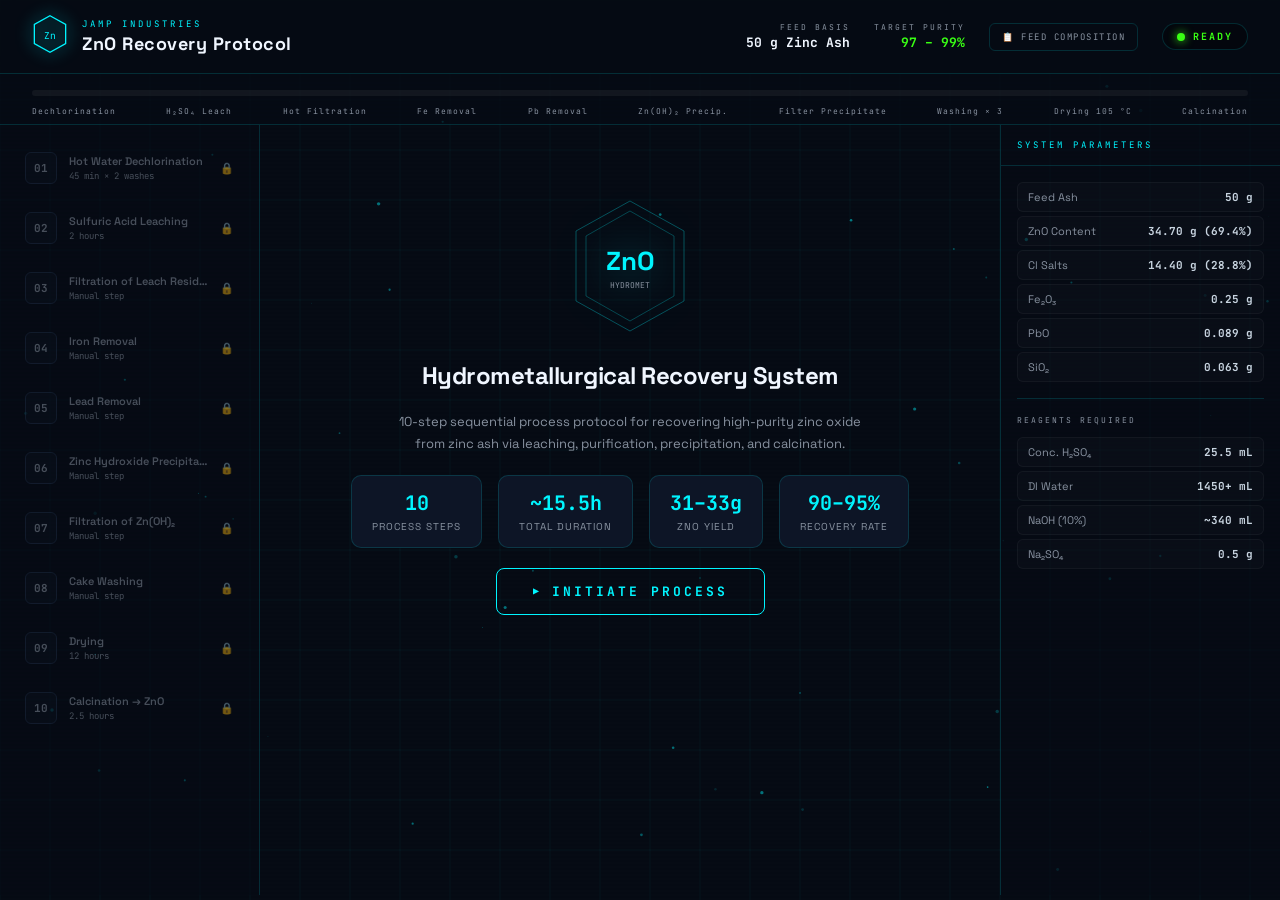
<file: index.html>
<!DOCTYPE html>
<html lang="en">
<head>
  <meta charset="UTF-8" />
  <meta name="viewport" content="width=device-width, initial-scale=1.0"/>
  <title>ZnO Recovery Protocol — JAMP Industries</title>
  <style>
/* ===== BASE & RESET ===== */
*, *::before, *::after { box-sizing: border-box; margin: 0; padding: 0; }

:root {
  --bg-deep:      #060b14;
  --bg-card:      #0d1526;
  --bg-card2:     #111e35;
  --cyan:         #00f5ff;
  --cyan-dim:     rgba(0,245,255,0.12);
  --cyan-glow:    rgba(0,245,255,0.35);
  --orange:       #ff6b35;
  --orange-dim:   rgba(255,107,53,0.12);
  --green:        #39ff14;
  --green-dim:    rgba(57,255,20,0.1);
  --muted:        #8892a0;
  --text:         #c8d4e0;
  --white:        #f0f6ff;
  --danger:       #ff3860;
  --locked-bg:    #0a101c;
  --locked-border:#1e2d45;
  --border:       rgba(0,245,255,0.15);
  --font-display: 'Space Grotesk', sans-serif;
  --font-mono:    'JetBrains Mono', monospace;
}

html { scroll-behavior: smooth; }

body {
  font-family: var(--font-display);
  background: var(--bg-deep);
  color: var(--text);
  min-height: 100vh;
  overflow-x: hidden;
  position: relative;
}

/* ===== BACKGROUND CANVAS ===== */
#bgCanvas {
  position: fixed;
  inset: 0;
  z-index: 0;
  pointer-events: none;
}

.scanline {
  position: fixed;
  inset: 0;
  z-index: 1;
  pointer-events: none;
  background: repeating-linear-gradient(
    0deg,
    transparent,
    transparent 2px,
    rgba(0,0,0,0.04) 2px,
    rgba(0,0,0,0.04) 4px
  );
}

/* ===== HEADER ===== */
.site-header {
  position: relative;
  z-index: 10;
  display: flex;
  align-items: center;
  justify-content: space-between;
  padding: 14px 32px;
  background: rgba(6, 11, 20, 0.92);
  border-bottom: 1px solid var(--border);
  backdrop-filter: blur(10px);
}

.header-left {
  display: flex;
  align-items: center;
  gap: 14px;
}

.logo-hex {
  filter: drop-shadow(0 0 8px var(--cyan));
  animation: hexPulse 3s ease-in-out infinite;
}

@keyframes hexPulse {
  0%, 100% { filter: drop-shadow(0 0 6px var(--cyan)); }
  50%       { filter: drop-shadow(0 0 18px var(--cyan)); }
}

.header-title-block {
  display: flex;
  flex-direction: column;
  gap: 2px;
}

.company-tag {
  font-family: var(--font-mono);
  font-size: 9px;
  letter-spacing: 3px;
  color: var(--cyan);
  text-transform: uppercase;
}

.site-title {
  font-size: 18px;
  font-weight: 700;
  color: var(--white);
  letter-spacing: 0.5px;
}

.header-right {
  display: flex;
  align-items: center;
  gap: 24px;
}

.feed-badge, .purity-badge {
  display: flex;
  flex-direction: column;
  gap: 2px;
  text-align: right;
}

.feed-label {
  font-family: var(--font-mono);
  font-size: 8px;
  letter-spacing: 2px;
  color: var(--muted);
  text-transform: uppercase;
}

.feed-value {
  font-family: var(--font-mono);
  font-size: 13px;
  font-weight: 700;
  color: var(--white);
}

.feed-value.purity { color: var(--green); }

.feed-btn {
  background: transparent;
  border: 1px solid var(--border);
  border-radius: 6px;
  color: var(--muted);
  font-family: var(--font-mono);
  font-size: 9px;
  letter-spacing: 1.5px;
  padding: 7px 12px;
  cursor: pointer;
  transition: all 0.2s;
}

.feed-btn:hover {
  border-color: var(--cyan);
  color: var(--cyan);
  background: var(--cyan-dim);
}

.status-dot-wrap {
  display: flex;
  align-items: center;
  gap: 8px;
  background: rgba(0,0,0,0.3);
  border: 1px solid var(--border);
  border-radius: 20px;
  padding: 6px 14px;
}

.status-dot {
  width: 8px; height: 8px;
  border-radius: 50%;
  background: var(--green);
  box-shadow: 0 0 10px var(--green);
  animation: blink 1.4s ease-in-out infinite;
}

.status-dot.active  { background: var(--cyan); box-shadow: 0 0 10px var(--cyan); }
.status-dot.running { background: var(--orange); box-shadow: 0 0 10px var(--orange); }

@keyframes blink { 0%,100%{opacity:1} 50%{opacity:0.3} }

.status-text {
  font-family: var(--font-mono);
  font-size: 10px;
  font-weight: 700;
  letter-spacing: 2px;
  color: var(--green);
}

.status-text.active  { color: var(--cyan); }
.status-text.running { color: var(--orange); }

/* ===== PIPELINE BAR ===== */
.pipeline-section {
  position: relative;
  z-index: 10;
  padding: 16px 32px 8px;
  background: rgba(6,11,20,0.7);
  border-bottom: 1px solid var(--border);
}

.pipeline-bar {
  position: relative;
  width: 100%;
  height: 6px;
  background: rgba(255,255,255,0.05);
  border-radius: 3px;
  overflow: visible;
  margin-bottom: 10px;
}

.pipeline-fill {
  height: 100%;
  width: 0%;
  background: linear-gradient(90deg, var(--cyan), var(--orange));
  border-radius: 3px;
  transition: width 0.8s cubic-bezier(.4,0,.2,1);
  box-shadow: 0 0 12px var(--cyan-glow);
}

.pipeline-glow {
  position: absolute;
  inset: -3px;
  border-radius: 6px;
  pointer-events: none;
}

.pipeline-labels {
  display: flex;
  justify-content: space-between;
  font-family: var(--font-mono);
  font-size: 8px;
  color: var(--muted);
  letter-spacing: 1px;
}

/* ===== LAYOUT ===== */
.main-content {
  position: relative;
  z-index: 10;
  display: grid;
  grid-template-columns: 260px 1fr 280px;
  gap: 0;
  height: calc(100vh - 130px);
  overflow: hidden;
}

/* ===== STEP INDEX SIDEBAR ===== */
.step-index {
  border-right: 1px solid var(--border);
  overflow-y: auto;
  padding: 16px 12px;
  display: flex;
  flex-direction: column;
  gap: 6px;
  background: rgba(6,11,20,0.5);
}

.step-index::-webkit-scrollbar { width: 4px; }
.step-index::-webkit-scrollbar-track { background: transparent; }
.step-index::-webkit-scrollbar-thumb { background: var(--border); border-radius: 2px; }

.step-index-item {
  position: relative;
  display: flex;
  align-items: center;
  gap: 12px;
  padding: 10px 12px;
  border-radius: 8px;
  border: 1px solid transparent;
  cursor: pointer;
  transition: all 0.25s ease;
  background: transparent;
}

.step-index-item.locked {
  cursor: not-allowed;
  opacity: 0.5;
}

.step-index-item.unlocked {
  border-color: var(--border);
  background: rgba(0,245,255,0.03);
}

.step-index-item.unlocked:hover {
  border-color: var(--cyan);
  background: var(--cyan-dim);
  transform: translateX(3px);
}

.step-index-item.active {
  border-color: var(--cyan);
  background: var(--cyan-dim);
  box-shadow: 0 0 20px rgba(0,245,255,0.1);
}

.step-index-item.completed {
  border-color: rgba(57,255,20,0.3);
  background: rgba(57,255,20,0.05);
}

.step-index-item.timer-running {
  border-color: var(--orange);
  background: var(--orange-dim);
  animation: timerPulse 2s ease-in-out infinite;
}

@keyframes timerPulse {
  0%,100% { box-shadow: 0 0 8px rgba(255,107,53,0.2); }
  50%      { box-shadow: 0 0 20px rgba(255,107,53,0.5); }
}

.step-num-badge {
  width: 32px; height: 32px;
  border-radius: 6px;
  display: flex; align-items: center; justify-content: center;
  font-family: var(--font-mono);
  font-size: 11px;
  font-weight: 700;
  flex-shrink: 0;
  border: 1px solid var(--locked-border);
  background: var(--locked-bg);
  color: var(--muted);
  transition: all 0.25s;
}

.step-index-item.unlocked .step-num-badge,
.step-index-item.active .step-num-badge {
  border-color: var(--cyan);
  color: var(--cyan);
  background: rgba(0,245,255,0.08);
}

.step-index-item.completed .step-num-badge {
  border-color: var(--green);
  color: var(--bg-deep);
  background: var(--green);
}

.step-index-item.timer-running .step-num-badge {
  border-color: var(--orange);
  color: var(--orange);
  background: rgba(255,107,53,0.1);
}

.step-index-text { flex: 1; min-width: 0; }
.step-index-name {
  font-size: 11px;
  font-weight: 600;
  color: var(--text);
  white-space: nowrap;
  overflow: hidden;
  text-overflow: ellipsis;
}

.step-index-item.locked .step-index-name { color: var(--muted); }

.step-index-meta {
  font-family: var(--font-mono);
  font-size: 9px;
  color: var(--muted);
  margin-top: 2px;
}

.step-index-item.timer-running .step-index-meta { color: var(--orange); }

.lock-icon {
  font-size: 11px;
  flex-shrink: 0;
}

/* Mini countdown in sidebar */
.mini-countdown {
  font-family: var(--font-mono);
  font-size: 10px;
  color: var(--orange);
  font-weight: 700;
  flex-shrink: 0;
}

/* ===== CENTER PANEL ===== */
.step-detail-panel {
  overflow-y: auto;
  padding: 24px;
  display: flex;
  flex-direction: column;
  gap: 20px;
}

.step-detail-panel::-webkit-scrollbar { width: 4px; }
.step-detail-panel::-webkit-scrollbar-track { background: transparent; }
.step-detail-panel::-webkit-scrollbar-thumb { background: var(--border); border-radius: 2px; }

/* ===== INTRO CARD ===== */
.intro-card {
  display: flex;
  flex-direction: column;
  align-items: center;
  text-align: center;
  padding: 48px 32px;
  gap: 20px;
}

.intro-hex-ring {
  filter: drop-shadow(0 0 20px rgba(0,245,255,0.4));
  animation: rotate-slow 20s linear infinite;
}

@keyframes rotate-slow {
  from { transform: rotate(0deg); }
  to   { transform: rotate(360deg); }
}

.intro-title {
  font-size: 24px;
  font-weight: 700;
  color: var(--white);
  letter-spacing: -0.5px;
}

.intro-sub {
  font-size: 13px;
  color: var(--muted);
  max-width: 480px;
  line-height: 1.7;
}

.intro-stats {
  display: flex;
  gap: 16px;
  flex-wrap: wrap;
  justify-content: center;
}

.stat-box {
  display: flex;
  flex-direction: column;
  gap: 4px;
  padding: 14px 20px;
  border: 1px solid var(--border);
  border-radius: 10px;
  background: var(--bg-card);
  min-width: 90px;
}

.stat-val {
  font-family: var(--font-mono);
  font-size: 20px;
  font-weight: 700;
  color: var(--cyan);
}

.stat-lbl {
  font-size: 10px;
  color: var(--muted);
  text-transform: uppercase;
  letter-spacing: 1px;
}

.start-btn {
  display: flex;
  align-items: center;
  gap: 10px;
  padding: 14px 36px;
  background: transparent;
  border: 1.5px solid var(--cyan);
  border-radius: 8px;
  color: var(--cyan);
  font-family: var(--font-mono);
  font-size: 13px;
  font-weight: 700;
  letter-spacing: 3px;
  cursor: pointer;
  transition: all 0.25s;
  position: relative;
  overflow: hidden;
}

.start-btn::before {
  content: '';
  position: absolute;
  inset: 0;
  background: var(--cyan);
  transform: translateX(-100%);
  transition: transform 0.3s ease;
  z-index: -1;
}

.start-btn:hover {
  color: var(--bg-deep);
  box-shadow: 0 0 30px var(--cyan-glow);
}

.start-btn:hover::before { transform: translateX(0); }

.btn-icon { font-size: 10px; }

/* ===== ACTIVE STEP CARD ===== */
.active-step-card {
  background: var(--bg-card);
  border: 1px solid var(--border);
  border-radius: 14px;
  overflow: hidden;
  animation: cardIn 0.4s ease;
}

@keyframes cardIn {
  from { opacity: 0; transform: translateY(16px); }
  to   { opacity: 1; transform: translateY(0); }
}

.asc-header {
  display: flex;
  align-items: center;
  gap: 16px;
  padding: 18px 22px;
  border-bottom: 1px solid var(--border);
  background: rgba(0,245,255,0.04);
}

.asc-step-num {
  font-family: var(--font-mono);
  font-size: 11px;
  color: var(--cyan);
  background: rgba(0,245,255,0.1);
  border: 1px solid rgba(0,245,255,0.3);
  border-radius: 6px;
  padding: 4px 10px;
  letter-spacing: 1px;
}

.asc-title {
  font-size: 16px;
  font-weight: 700;
  color: var(--white);
  flex: 1;
}

.asc-reaction {
  font-family: var(--font-mono);
  font-size: 11px;
  color: var(--orange);
  background: rgba(255,107,53,0.08);
  padding: 3px 10px;
  border-radius: 4px;
  border: 1px solid rgba(255,107,53,0.2);
}

.asc-body { padding: 22px; display: flex; flex-direction: column; gap: 18px; }

.asc-objective {
  font-size: 13px;
  color: var(--text);
  line-height: 1.7;
  padding-left: 14px;
  border-left: 2px solid var(--cyan);
}

.asc-conditions-grid {
  display: grid;
  grid-template-columns: repeat(auto-fit, minmax(130px, 1fr));
  gap: 10px;
}

.cond-chip {
  background: var(--bg-card2);
  border: 1px solid var(--border);
  border-radius: 8px;
  padding: 10px 14px;
  display: flex;
  flex-direction: column;
  gap: 4px;
}

.cond-label {
  font-family: var(--font-mono);
  font-size: 8px;
  letter-spacing: 2px;
  color: var(--muted);
  text-transform: uppercase;
}

.cond-value {
  font-family: var(--font-mono);
  font-size: 14px;
  font-weight: 700;
  color: var(--cyan);
}

.cond-value.hot    { color: var(--orange); }
.cond-value.warn   { color: #ffd600; }

/* Notes block */
.asc-note {
  background: rgba(255,214,0,0.05);
  border: 1px solid rgba(255,214,0,0.2);
  border-radius: 8px;
  padding: 12px 16px;
  font-size: 12px;
  color: #ffd600;
  line-height: 1.6;
}

.asc-note-label {
  font-family: var(--font-mono);
  font-size: 9px;
  letter-spacing: 2px;
  display: block;
  margin-bottom: 6px;
  opacity: 0.7;
}

/* Mass balance */
.mass-balance-block {
  background: rgba(57,255,20,0.04);
  border: 1px solid rgba(57,255,20,0.15);
  border-radius: 8px;
  padding: 14px 16px;
}

.mb-title {
  font-family: var(--font-mono);
  font-size: 9px;
  letter-spacing: 2px;
  color: var(--green);
  margin-bottom: 10px;
  display: block;
}

.mb-row {
  display: flex;
  justify-content: space-between;
  font-family: var(--font-mono);
  font-size: 12px;
  padding: 4px 0;
  border-bottom: 1px solid rgba(255,255,255,0.04);
}

.mb-row:last-child { border-bottom: none; }
.mb-key { color: var(--muted); }
.mb-val { color: var(--green); font-weight: 700; }

/* ===== COUNTDOWN SECTION ===== */
.countdown-section {
  background: var(--bg-card);
  border: 1px solid rgba(255,107,53,0.3);
  border-radius: 14px;
  padding: 24px;
  display: flex;
  flex-direction: column;
  align-items: center;
  gap: 20px;
  animation: cardIn 0.4s ease;
  box-shadow: 0 0 30px rgba(255,107,53,0.1);
}

.countdown-title {
  font-family: var(--font-mono);
  font-size: 9px;
  letter-spacing: 3px;
  color: var(--orange);
  text-transform: uppercase;
}

/* Circular countdown ring */
.countdown-ring-wrap {
  position: relative;
  width: 160px;
  height: 160px;
}

.countdown-svg {
  transform: rotate(-90deg);
  width: 160px;
  height: 160px;
}

.ring-bg {
  fill: none;
  stroke: rgba(255,107,53,0.1);
  stroke-width: 6;
}

.ring-fill {
  fill: none;
  stroke: url(#timerGradient);
  stroke-width: 6;
  stroke-linecap: round;
  stroke-dasharray: 440;
  stroke-dashoffset: 0;
  transition: stroke-dashoffset 1s linear;
  filter: drop-shadow(0 0 6px var(--orange));
}

.countdown-center {
  position: absolute;
  inset: 0;
  display: flex;
  flex-direction: column;
  align-items: center;
  justify-content: center;
  gap: 4px;
}

.countdown-time {
  font-family: var(--font-mono);
  font-size: 28px;
  font-weight: 700;
  color: var(--orange);
  letter-spacing: -1px;
  text-shadow: 0 0 20px rgba(255,107,53,0.6);
}

.countdown-unit {
  font-family: var(--font-mono);
  font-size: 9px;
  color: var(--muted);
  letter-spacing: 2px;
}

.countdown-step-name {
  font-size: 13px;
  font-weight: 600;
  color: var(--white);
  text-align: center;
}

.countdown-progress-bar {
  width: 100%;
  height: 4px;
  background: rgba(255,107,53,0.1);
  border-radius: 2px;
  overflow: hidden;
}

.countdown-progress-fill {
  height: 100%;
  background: linear-gradient(90deg, var(--orange), #ffaa00);
  border-radius: 2px;
  transition: width 1s linear;
  box-shadow: 0 0 8px rgba(255,107,53,0.5);
}

.next-step-preview {
  background: var(--bg-card2);
  border: 1px dashed var(--locked-border);
  border-radius: 8px;
  padding: 12px 16px;
  width: 100%;
  display: flex;
  align-items: center;
  gap: 12px;
}

.nsp-lock { font-size: 18px; color: var(--locked-border); }

.nsp-text { flex: 1; }
.nsp-label {
  font-family: var(--font-mono);
  font-size: 8px;
  letter-spacing: 2px;
  color: var(--muted);
  display: block;
  margin-bottom: 3px;
}
.nsp-name {
  font-size: 13px;
  font-weight: 600;
  color: var(--muted);
}

/* ===== COMPLETED STEP ===== */
.completed-step-card {
  background: var(--bg-card);
  border: 1px solid rgba(57,255,20,0.2);
  border-radius: 14px;
  padding: 20px 22px;
  display: flex;
  align-items: center;
  gap: 16px;
  animation: cardIn 0.4s ease;
}

.cs-check {
  width: 40px; height: 40px;
  border-radius: 50%;
  background: rgba(57,255,20,0.1);
  border: 2px solid var(--green);
  display: flex; align-items: center; justify-content: center;
  font-size: 18px;
  color: var(--green);
  flex-shrink: 0;
  box-shadow: 0 0 16px rgba(57,255,20,0.3);
}

.cs-info { flex: 1; }
.cs-name { font-size: 14px; font-weight: 700; color: var(--green); }
.cs-meta { font-family: var(--font-mono); font-size: 10px; color: var(--muted); margin-top: 3px; }

/* ===== UNLOCK BUTTON ===== */
.unlock-btn {
  width: 100%;
  padding: 14px;
  background: transparent;
  border: 1.5px solid var(--cyan);
  border-radius: 8px;
  color: var(--cyan);
  font-family: var(--font-mono);
  font-size: 12px;
  font-weight: 700;
  letter-spacing: 2px;
  cursor: pointer;
  transition: all 0.25s;
  display: flex;
  align-items: center;
  justify-content: center;
  gap: 8px;
}

.unlock-btn:hover {
  background: var(--cyan-dim);
  box-shadow: 0 0 20px var(--cyan-glow);
}

.unlock-btn:disabled {
  border-color: var(--locked-border);
  color: var(--muted);
  cursor: not-allowed;
  opacity: 0.5;
}

/* Final complete button */
.complete-btn {
  width: 100%;
  padding: 14px;
  background: linear-gradient(135deg, rgba(57,255,20,0.1), rgba(0,245,255,0.1));
  border: 1.5px solid var(--green);
  border-radius: 8px;
  color: var(--green);
  font-family: var(--font-mono);
  font-size: 12px;
  font-weight: 700;
  letter-spacing: 2px;
  cursor: pointer;
  transition: all 0.25s;
  display: flex;
  align-items: center;
  justify-content: center;
  gap: 8px;
}

.complete-btn:hover {
  background: rgba(57,255,20,0.15);
  box-shadow: 0 0 24px rgba(57,255,20,0.3);
}

/* ===== PROCESS COMPLETE BANNER ===== */
.process-complete-banner {
  background: linear-gradient(135deg, rgba(57,255,20,0.1), rgba(0,245,255,0.05));
  border: 1px solid var(--green);
  border-radius: 14px;
  padding: 40px 32px;
  text-align: center;
  display: flex;
  flex-direction: column;
  align-items: center;
  gap: 16px;
  animation: cardIn 0.5s ease;
}

.pcb-icon { font-size: 48px; }
.pcb-title { font-size: 22px; font-weight: 700; color: var(--green); }
.pcb-sub { font-size: 13px; color: var(--muted); line-height: 1.7; max-width: 400px; }

.pcb-stats {
  display: flex;
  gap: 16px;
  flex-wrap: wrap;
  justify-content: center;
  margin-top: 8px;
}

.pcb-stat {
  padding: 12px 20px;
  border: 1px solid rgba(57,255,20,0.3);
  border-radius: 8px;
  background: rgba(57,255,20,0.05);
  display: flex;
  flex-direction: column;
  gap: 4px;
  min-width: 100px;
}

.pcb-stat-val { font-family: var(--font-mono); font-size: 18px; font-weight: 700; color: var(--green); }
.pcb-stat-lbl { font-size: 10px; color: var(--muted); letter-spacing: 1px; text-transform: uppercase; }

.restart-btn {
  padding: 12px 28px;
  background: transparent;
  border: 1px solid var(--muted);
  border-radius: 8px;
  color: var(--muted);
  font-family: var(--font-mono);
  font-size: 11px;
  letter-spacing: 2px;
  cursor: pointer;
  transition: all 0.25s;
  margin-top: 8px;
}

.restart-btn:hover {
  border-color: var(--cyan);
  color: var(--cyan);
}

/* ===== PARAMS PANEL ===== */
.params-panel {
  border-left: 1px solid var(--border);
  background: rgba(6,11,20,0.5);
  display: flex;
  flex-direction: column;
  overflow: hidden;
}

.params-header {
  padding: 14px 16px;
  border-bottom: 1px solid var(--border);
  display: flex;
  align-items: center;
  justify-content: space-between;
}

.params-label {
  font-family: var(--font-mono);
  font-size: 9px;
  letter-spacing: 3px;
  color: var(--cyan);
  text-transform: uppercase;
}

.params-body {
  flex: 1;
  overflow-y: auto;
  padding: 16px;
  display: flex;
  flex-direction: column;
  gap: 16px;
}

.params-body::-webkit-scrollbar { width: 3px; }
.params-body::-webkit-scrollbar-thumb { background: var(--border); border-radius: 2px; }

.param-group { display: flex; flex-direction: column; gap: 4px; }

.param-title {
  font-family: var(--font-mono);
  font-size: 8px;
  letter-spacing: 2px;
  color: var(--muted);
  margin-bottom: 8px;
  text-transform: uppercase;
}

.param-row {
  display: flex;
  justify-content: space-between;
  align-items: center;
  padding: 7px 10px;
  border-radius: 6px;
  background: rgba(255,255,255,0.02);
  border: 1px solid rgba(255,255,255,0.04);
  gap: 8px;
}

.pk {
  font-size: 11px;
  color: var(--muted);
  flex: 1;
}

.pv {
  font-family: var(--font-mono);
  font-size: 11px;
  font-weight: 700;
  color: var(--text);
  text-align: right;
  flex-shrink: 0;
}

.params-divider {
  height: 1px;
  background: var(--border);
}

/* Dynamic step params */
.step-param-highlight {
  background: rgba(0,245,255,0.04);
  border: 1px solid rgba(0,245,255,0.2);
  border-radius: 8px;
  padding: 14px;
}

.sph-title {
  font-family: var(--font-mono);
  font-size: 8px;
  letter-spacing: 2px;
  color: var(--cyan);
  margin-bottom: 10px;
  display: block;
}

/* ===== MODAL ===== */
.modal-overlay {
  position: fixed;
  inset: 0;
  background: rgba(0,0,0,0.7);
  backdrop-filter: blur(6px);
  z-index: 100;
  display: none;
  align-items: center;
  justify-content: center;
  padding: 20px;
}

.modal-overlay.open { display: flex; }

.modal-box {
  background: var(--bg-card);
  border: 1px solid var(--border);
  border-radius: 16px;
  max-width: 560px;
  width: 100%;
  max-height: 80vh;
  overflow-y: auto;
  position: relative;
  animation: modalIn 0.3s ease;
}

@keyframes modalIn {
  from { opacity: 0; transform: scale(0.95) translateY(-10px); }
  to   { opacity: 1; transform: scale(1) translateY(0); }
}

.modal-box::-webkit-scrollbar { width: 4px; }
.modal-box::-webkit-scrollbar-thumb { background: var(--border); border-radius: 2px; }

.modal-close {
  position: absolute;
  top: 14px; right: 14px;
  background: rgba(255,255,255,0.05);
  border: 1px solid var(--border);
  border-radius: 6px;
  width: 28px; height: 28px;
  display: flex; align-items: center; justify-content: center;
  color: var(--muted);
  font-size: 12px;
  cursor: pointer;
  transition: all 0.2s;
}

.modal-close:hover { background: var(--danger); color: white; border-color: var(--danger); }

.modal-content { padding: 24px; }

/* ===== FEED COMPOSITION TABLE ===== */
.feed-table {
  width: 100%;
  border-collapse: collapse;
  font-family: var(--font-mono);
  font-size: 11px;
}

.feed-table th {
  text-align: left;
  padding: 8px 12px;
  color: var(--cyan);
  font-size: 9px;
  letter-spacing: 2px;
  border-bottom: 1px solid var(--border);
  background: rgba(0,245,255,0.04);
}

.feed-table td {
  padding: 7px 12px;
  color: var(--text);
  border-bottom: 1px solid rgba(255,255,255,0.04);
}

.feed-table tr:last-child td { color: var(--white); font-weight: 700; }

.feed-table tr:hover td { background: rgba(255,255,255,0.02); }

/* ===== LOCKED OVERLAY for steps ===== */
.locked-indicator {
  display: flex;
  flex-direction: column;
  align-items: center;
  gap: 12px;
  padding: 32px;
  background: var(--bg-card);
  border: 1px dashed var(--locked-border);
  border-radius: 14px;
  text-align: center;
  animation: cardIn 0.4s ease;
}

.locked-icon-big { font-size: 36px; filter: grayscale(1); opacity: 0.4; }
.locked-title { font-size: 14px; font-weight: 600; color: var(--muted); }
.locked-sub { font-size: 12px; color: var(--muted); opacity: 0.7; line-height: 1.6; max-width: 320px; }

/* ===== UTILITIES ===== */
.text-cyan   { color: var(--cyan); }
.text-orange { color: var(--orange); }
.text-green  { color: var(--green); }
.text-muted  { color: var(--muted); }
.mono        { font-family: var(--font-mono); }

/* ===== RESPONSIVE ===== */
@media (max-width: 1100px) {
  .main-content { grid-template-columns: 220px 1fr 0; }
  .params-panel { display: none; }
}

@media (max-width: 768px) {
  .main-content { grid-template-columns: 1fr; }
  .step-index { display: none; }
  .site-header { flex-direction: column; gap: 12px; align-items: flex-start; }
  .header-right { flex-wrap: wrap; }
}

  </style>
  <link href="https://fonts.googleapis.com/css2?family=Space+Grotesk:wght@300;400;500;600;700&family=JetBrains+Mono:wght@300;400;500;700&display=swap" rel="stylesheet"/>
</head>
<body>

<!-- BACKGROUND GRID + PARTICLES -->
<canvas id="bgCanvas"></canvas>
<div class="scanline"></div>

<!-- HEADER -->
<header class="site-header">
  <div class="header-left">
    <div class="logo-hex">
      <svg viewBox="0 0 40 46" width="36" height="40">
        <polygon points="20,2 38,12 38,34 20,44 2,34 2,12" fill="none" stroke="#00f5ff" stroke-width="1.5"/>
        <text x="50%" y="56%" text-anchor="middle" fill="#00f5ff" font-size="11" font-family="JetBrains Mono" dominant-baseline="middle">Zn</text>
      </svg>
    </div>
    <div class="header-title-block">
      <span class="company-tag">JAMP INDUSTRIES</span>
      <h1 class="site-title">ZnO Recovery Protocol</h1>
    </div>
  </div>
  <div class="header-right">
    <div class="feed-badge">
      <span class="feed-label">FEED BASIS</span>
      <span class="feed-value">50 g Zinc Ash</span>
    </div>
    <div class="purity-badge">
      <span class="feed-label">TARGET PURITY</span>
      <span class="feed-value purity">97 – 99%</span>
    </div>
    <button class="feed-btn" onclick="openFeedModal()">📋 FEED COMPOSITION</button>
    <div class="status-dot-wrap">
      <span class="status-dot"></span>
      <span class="status-text" id="globalStatus">READY</span>
    </div>
  </div>
</header>

<!-- PROGRESS PIPELINE -->
<section class="pipeline-section">
  <div class="pipeline-bar">
    <div class="pipeline-fill" id="pipelineFill"></div>
    <div class="pipeline-glow"></div>
  </div>
  <div class="pipeline-labels" id="pipelineLabels"></div>
</section>

<!-- MAIN CONTENT -->
<main class="main-content">

  <!-- LEFT SIDEBAR: STEP INDEX -->
  <aside class="step-index" id="stepIndex"></aside>

  <!-- CENTER: ACTIVE STEP DETAIL -->
  <section class="step-detail-panel" id="stepDetailPanel">
    <div class="intro-card" id="introCard">
      <div class="intro-hex-ring">
        <svg viewBox="0 0 120 138" width="120" height="138">
          <polygon points="60,4 114,34 114,104 60,134 6,104 6,34" fill="none" stroke="#00f5ff" stroke-width="1" opacity="0.3"/>
          <polygon points="60,14 104,39 104,99 60,124 16,99 16,39" fill="none" stroke="#00f5ff" stroke-width="0.5" opacity="0.5"/>
          <text x="50%" y="48%" text-anchor="middle" fill="#00f5ff" font-size="26" font-family="Space Grotesk" font-weight="700" dominant-baseline="middle">ZnO</text>
          <text x="50%" y="64%" text-anchor="middle" fill="#8892a0" font-size="8" font-family="JetBrains Mono" dominant-baseline="middle">HYDROMET</text>
        </svg>
      </div>
      <h2 class="intro-title">Hydrometallurgical Recovery System</h2>
      <p class="intro-sub">10-step sequential process protocol for recovering high-purity zinc oxide from zinc ash via leaching, purification, precipitation, and calcination.</p>
      <div class="intro-stats">
        <div class="stat-box"><span class="stat-val">10</span><span class="stat-lbl">Process Steps</span></div>
        <div class="stat-box"><span class="stat-val">~15.5h</span><span class="stat-lbl">Total Duration</span></div>
        <div class="stat-box"><span class="stat-val">31–33g</span><span class="stat-lbl">ZnO Yield</span></div>
        <div class="stat-box"><span class="stat-val">90–95%</span><span class="stat-lbl">Recovery Rate</span></div>
      </div>
      <button class="start-btn" id="startBtn" onclick="startProcess()">
        <span class="btn-icon">▶</span>
        INITIATE PROCESS
      </button>
    </div>
  </section>

  <!-- RIGHT SIDEBAR: MASS BALANCE / PARAMETERS -->
  <aside class="params-panel" id="paramsPanel">
    <div class="params-header">
      <span class="params-label">SYSTEM PARAMETERS</span>
    </div>
    <div class="params-body" id="paramsBody">
      <div class="param-group">
        <div class="param-row"><span class="pk">Feed Ash</span><span class="pv">50 g</span></div>
        <div class="param-row"><span class="pk">ZnO Content</span><span class="pv">34.70 g (69.4%)</span></div>
        <div class="param-row"><span class="pk">Cl Salts</span><span class="pv">14.40 g (28.8%)</span></div>
        <div class="param-row"><span class="pk">Fe₂O₃</span><span class="pv">0.25 g</span></div>
        <div class="param-row"><span class="pk">PbO</span><span class="pv">0.089 g</span></div>
        <div class="param-row"><span class="pk">SiO₂</span><span class="pv">0.063 g</span></div>
      </div>
      <div class="params-divider"></div>
      <div class="param-group">
        <div class="param-title">REAGENTS REQUIRED</div>
        <div class="param-row"><span class="pk">Conc. H₂SO₄</span><span class="pv">25.5 mL</span></div>
        <div class="param-row"><span class="pk">DI Water</span><span class="pv">1450+ mL</span></div>
        <div class="param-row"><span class="pk">NaOH (10%)</span><span class="pv">~340 mL</span></div>
        <div class="param-row"><span class="pk">Na₂SO₄</span><span class="pv">0.5 g</span></div>
      </div>
    </div>
  </aside>

</main>

<!-- STEP MODAL OVERLAY -->
<div class="modal-overlay" id="modalOverlay" onclick="closeModal(event)">
  <div class="modal-box" id="modalBox">
    <button class="modal-close" onclick="closeModalDirect()">✕</button>
    <div class="modal-content" id="modalContent"></div>
  </div>
</div>

<script>
/* ============================================================
   ZnO Recovery Protocol — App Logic
   JAMP Industries | Hydrometallurgical Process Guide
   ============================================================ */

// ── PROCESS STEPS DATA ────────────────────────────────────────
const STEPS = [
  {
    id: 1,
    name: "Hot Water Dechlorination",
    shortName: "Dechlorination",
    duration: 45 * 60,        // 45 min × 2 = 45 min per wash (showing 45 min for first wash timer)
    durationLabel: "45 min × 2 washes",
    reaction: null,
    objective: "Remove chloride salts prior to acid leaching to prevent formation of ZnCl₂ complexes. Undissolved ZnCl₂ in the feed would interfere with downstream precipitation and reduce final purity.",
    conditions: [
      { label: "L/S Ratio",    value: "10 : 1",   hot: false },
      { label: "Water Vol.",   value: "500 mL",   hot: false },
      { label: "Temperature",  value: "85 °C",    hot: true  },
      { label: "Duration",     value: "45 min",   hot: false },
      { label: "No. of Washes",value: "× 2",      hot: false },
      { label: "Total Water",  value: "1000 mL",  hot: false },
    ],
    massBalance: [
      { key: "Cl-salts removed (90%)",  val: "12.96 g" },
      { key: "Remaining Cl",            val: "1.44 g"  },
      { key: "Residue after washing",   val: "37.04 g" },
    ],
    note: "R&D NOTE: If a significant fraction of zinc is present as ZnCl₂, it will dissolve during washing, reducing overall recovery. Analyse wash liquors for zinc before discarding.",
    paramsHighlight: [
      { k: "Water per wash",    v: "500 mL" },
      { k: "Temperature",       v: "85 °C"  },
      { k: "Time per wash",     v: "45 min" },
      { k: "Cl removed",        v: "12.96 g"},
    ]
  },
  {
    id: 2,
    name: "Sulfuric Acid Leaching",
    shortName: "H₂SO₄ Leach",
    duration: 120 * 60,       // 2 hours
    durationLabel: "2 hours",
    reaction: "ZnO + H₂SO₄ → ZnSO₄ + H₂O",
    objective: "Dissolve ZnO from the dechlorinated residue into an aqueous ZnSO₄ solution using dilute sulfuric acid. The leach solution is then filtered and taken forward to purification.",
    conditions: [
      { label: "Conc. H₂SO₄",   value: "25.5 mL",  hot: false },
      { label: "Dilute to",      value: "250 mL",   hot: false },
      { label: "Temperature",    value: "70 °C",    hot: true  },
      { label: "Duration",       value: "2 h",      hot: false },
      { label: "Stirring",       value: "500 rpm",  hot: false },
      { label: "H₂SO₄ purity",   value: "98%",      hot: false },
    ],
    massBalance: [
      { key: "ZnO present",             val: "34.70 g" },
      { key: "Stoichio. H₂SO₄ req.",    val: "41.8 g"  },
      { key: "With 10% excess",         val: "46.0 g"  },
      { key: "Vol. of 98% H₂SO₄",       val: "25.5 mL" },
    ],
    note: "SAFETY: Always add acid to water slowly. Never add water to concentrated acid. Use PPE — acid resistant gloves, lab coat, and face shield.",
    paramsHighlight: [
      { k: "H₂SO₄ volume",  v: "25.5 mL" },
      { k: "Diluted volume", v: "250 mL"  },
      { k: "Leach temp.",    v: "70 °C"   },
      { k: "Leach time",     v: "2 hours" },
    ]
  },
  {
    id: 3,
    name: "Filtration of Leach Residue",
    shortName: "Hot Filtration",
    duration: 0,              // No timer — manual step
    durationLabel: "Manual step",
    reaction: null,
    objective: "Filter while hot to remove undissolved solids — mainly SiO₂, Al₂O₃, and some Pb compounds. Collect the clear ZnSO₄ filtrate for downstream purification. Discard or set aside the residue.",
    conditions: [
      { label: "Filter state",  value: "While HOT",  hot: true  },
      { label: "Residue est.",  value: "0.3–0.5 g",  hot: false },
      { label: "Target",        value: "Clear filtrate", hot: false },
    ],
    massBalance: [
      { key: "Filter residue (SiO₂, Al₂O₃, Pb)", val: "~0.3–0.5 g" },
      { key: "ZnSO₄ filtrate retained",           val: "~249 mL"    },
    ],
    note: "Filter while the solution is still hot (above 60 °C) to ensure SiO₂ and other gelatinous residues pass through the filter efficiently without clogging.",
    paramsHighlight: [
      { k: "Residue mass",  v: "0.3–0.5 g" },
      { k: "Filter at",     v: "> 60 °C"   },
      { k: "Collect",       v: "Filtrate"  },
    ]
  },
  {
    id: 4,
    name: "Iron Removal",
    shortName: "Fe Removal",
    duration: 0,
    durationLabel: "Manual step",
    reaction: "Fe³⁺ + 3OH⁻ → Fe(OH)₃ ↓",
    objective: "Selectively precipitate dissolved iron as Fe(OH)₃ by raising the solution pH from ~2 to 4.5 using dilute NaOH. Filter off the brown precipitate before proceeding to lead removal.",
    conditions: [
      { label: "Fe₂O₃ in feed", value: "0.25 g",    hot: false },
      { label: "Reagent",       value: "10% NaOH",  hot: false },
      { label: "NaOH amount",   value: "1–2 g",     hot: false },
      { label: "Target pH",     value: "4.5",       hot: false, warn: true },
      { label: "Stirring",      value: "Constant",  hot: false },
    ],
    massBalance: [
      { key: "Fe₂O₃ in feed",        val: "0.25 g"  },
      { key: "NaOH to raise to pH 4.5", val: "~1–2 g" },
      { key: "Fe(OH)₃ precipitated",  val: "~0.29 g" },
    ],
    note: "Add NaOH very slowly with constant stirring to avoid local over-neutralisation, which could co-precipitate zinc as Zn(OH)₂ and reduce yield.",
    paramsHighlight: [
      { k: "Start pH",   v: "~2"        },
      { k: "Target pH",  v: "4.5"       },
      { k: "NaOH conc.", v: "10% soln." },
      { k: "Fe removed", v: "~0.29 g"   },
    ]
  },
  {
    id: 5,
    name: "Lead Removal",
    shortName: "Pb Removal",
    duration: 0,
    durationLabel: "Manual step",
    reaction: "Pb²⁺ + SO₄²⁻ → PbSO₄ ↓",
    objective: "Precipitate residual lead ions as insoluble lead sulfate (PbSO₄) by adding sodium sulfate to the filtered ZnSO₄ solution. Filter and discard the PbSO₄ precipitate as hazardous waste.",
    conditions: [
      { label: "Reagent",     value: "Na₂SO₄",   hot: false },
      { label: "Amount",      value: "0.5 g",    hot: false },
      { label: "PbO in feed", value: "0.089 g",  hot: false },
    ],
    massBalance: [
      { key: "PbO in feed",      val: "0.089 g" },
      { key: "Na₂SO₄ added",     val: "0.5 g"   },
      { key: "PbSO₄ precipitated", val: "~0.10 g" },
    ],
    note: "PbSO₄ precipitate is a hazardous material. Handle and dispose according to local environmental regulations. Do not pour down drain.",
    paramsHighlight: [
      { k: "Na₂SO₄ dose",   v: "0.5 g"  },
      { k: "Pb removed as", v: "PbSO₄"  },
      { k: "Dispose as",    v: "Haz. waste" },
    ]
  },
  {
    id: 6,
    name: "Zinc Hydroxide Precipitation",
    shortName: "Zn(OH)₂ Precip.",
    duration: 0,
    durationLabel: "Manual step",
    reaction: "ZnSO₄ + 2NaOH → Zn(OH)₂ ↓ + Na₂SO₄",
    objective: "Precipitate zinc as Zn(OH)₂ by carefully adding 10% NaOH solution to the purified ZnSO₄ filtrate. Maintain final pH between 8.8 and 9.0 to ensure complete precipitation while avoiding re-dissolution of zinc hydroxide.",
    conditions: [
      { label: "NaOH required", value: "34.1 g",  hot: false },
      { label: "As 10% soln.",  value: "~340 mL", hot: false },
      { label: "Final pH",      value: "8.8–9.0", hot: false, warn: true },
      { label: "n(ZnO)",        value: "0.426 mol", hot: false },
      { label: "n(NaOH)",       value: "0.852 mol", hot: false },
    ],
    massBalance: [
      { key: "n(ZnO)",                 val: "0.426 mol" },
      { key: "NaOH required",          val: "34.1 g"    },
      { key: "As 10% NaOH solution",   val: "~340 mL"   },
      { key: "Zn(OH)₂ precipitate est.", val: "~42.3 g" },
    ],
    note: "Target pH is critical: below 8.8 precipitation is incomplete; above 9.5 zinc hydroxide begins to re-dissolve as [Zn(OH)₄]²⁻ (zincate ion). Monitor pH continuously.",
    paramsHighlight: [
      { k: "NaOH total",  v: "34.1 g"   },
      { k: "Solution vol.", v: "340 mL"  },
      { k: "pH target",   v: "8.8–9.0"  },
      { k: "Zn(OH)₂ est.", v: "42.3 g"  },
    ]
  },
  {
    id: 7,
    name: "Filtration of Zn(OH)₂",
    shortName: "Filter Precipitate",
    duration: 0,
    durationLabel: "Manual step",
    reaction: null,
    objective: "Filter the Zn(OH)₂ precipitate from the sodium sulfate mother liquor. Collect the wet cake on a Büchner funnel with vacuum filtration. Note the wet cake mass before washing.",
    conditions: [
      { label: "Product",      value: "Zn(OH)₂ cake", hot: false },
      { label: "Expected mass",value: "~42.3 g",      hot: false },
      { label: "Method",       value: "Büchner / vacuum", hot: false },
    ],
    massBalance: [
      { key: "Zn(OH)₂ theoretical yield", val: "42.3 g" },
    ],
    note: "Collect and retain the wet Zn(OH)₂ cake. The mother liquor (Na₂SO₄ solution) may be discarded or treated for sulfate recovery.",
    paramsHighlight: [
      { k: "Wet cake mass", v: "~42.3 g" },
      { k: "Filtration",    v: "Vacuum"  },
    ]
  },
  {
    id: 8,
    name: "Cake Washing",
    shortName: "Washing × 3",
    duration: 0,
    durationLabel: "Manual step",
    reaction: null,
    objective: "Wash the Zn(OH)₂ cake three times with deionised water to remove residual sodium sulfate and sodium ions. Continue washing until the filtrate pH reaches approximately 7 and conductivity is low.",
    conditions: [
      { label: "Wash cycles",   value: "× 3",       hot: false },
      { label: "Water per wash",value: "150 mL",    hot: false },
      { label: "Total water",   value: "450 mL",    hot: false },
      { label: "Target pH",     value: "~7",        hot: false, warn: true },
      { label: "Target cond.",  value: "Low (<100 µS)", hot: false },
    ],
    massBalance: [
      { key: "Wash water total", val: "450 mL" },
      { key: "Na⁺ / SO₄²⁻ removed", val: "~trace" },
    ],
    note: "Use fresh deionised water for each wash cycle. If pH does not reach 7 after 3 washes, perform a 4th wash. High residual Na can impair final ZnO purity.",
    paramsHighlight: [
      { k: "Washes",       v: "3×"      },
      { k: "Water / wash", v: "150 mL"  },
      { k: "Stop when",    v: "pH ≈ 7"  },
    ]
  },
  {
    id: 9,
    name: "Drying",
    shortName: "Drying 105 °C",
    duration: 12 * 60 * 60,   // 12 hours
    durationLabel: "12 hours",
    reaction: null,
    objective: "Dry the washed Zn(OH)₂ cake in an oven at 105 °C to remove all moisture before calcination. The dried mass should be between 40–42 g.",
    conditions: [
      { label: "Temperature", value: "105 °C",  hot: true  },
      { label: "Duration",    value: "12 h",    hot: false },
      { label: "Expected dry mass", value: "40–42 g", hot: false },
    ],
    massBalance: [
      { key: "Wet cake input",   val: "~42.3 g" },
      { key: "Expected dry mass", val: "40–42 g" },
      { key: "Moisture removed", val: "~0.3–2 g" },
    ],
    note: "Do not exceed 150 °C during drying as partial conversion to ZnO may occur, affecting the subsequent calcination mass balance.",
    paramsHighlight: [
      { k: "Oven temp.",   v: "105 °C"  },
      { k: "Dry time",     v: "12 h"    },
      { k: "Expected mass", v: "40–42 g" },
    ]
  },
  {
    id: 10,
    name: "Calcination → ZnO",
    shortName: "Calcination",
    duration: 150 * 60,        // 2.5 hours
    durationLabel: "2.5 hours",
    reaction: "Zn(OH)₂ → ZnO + H₂O  (Δ 500 °C)",
    objective: "Convert dried Zn(OH)₂ to high-purity ZnO by calcination at 500 °C in a muffle furnace. Ramp at 5 °C/min to avoid thermal shock. Final ZnO product purity is 97–99%.",
    conditions: [
      { label: "Temperature",  value: "500 °C",     hot: true  },
      { label: "Duration",     value: "2.5 h",      hot: false },
      { label: "Heating rate", value: "5 °C/min",   hot: true  },
      { label: "Atmosphere",   value: "Air",        hot: false },
      { label: "Target purity",value: "97–99%",     hot: false },
    ],
    massBalance: [
      { key: "Zn(OH)₂ input",       val: "40–42 g" },
      { key: "ZnO theoretical",      val: "34.7 g"  },
      { key: "ZnO conservative (90%)", val: "31.2 g" },
      { key: "ZnO optimistic (95%)",   val: "33.0 g" },
    ],
    note: "The heating rate of 5 °C/min is critical. Rapid heating causes local hot-spots, particle sintering, and reduced surface area of the final ZnO product.",
    paramsHighlight: [
      { k: "Calcin. temp.",   v: "500 °C"   },
      { k: "Hold time",       v: "2.5 h"    },
      { k: "Ramp rate",       v: "5 °C/min" },
      { k: "Final ZnO yield", v: "31–33 g"  },
    ]
  }
];

// ── STATE ──────────────────────────────────────────────────────
let state = {
  started: false,
  currentStep: 0,        // 0 = intro; 1-10 = steps
  stepStates: {},        // { stepId: 'locked'|'unlocked'|'timer-running'|'completed' }
  timers: {},            // { stepId: { intervalId, remaining, total } }
};

// Initialize step states
STEPS.forEach(s => { state.stepStates[s.id] = 'locked'; });

// ── INIT ────────────────────────────────────────────────────────
window.addEventListener('DOMContentLoaded', () => {
  initBackground();
  renderPipelineLabels();
  renderStepIndex();
  updatePipeline();
});

// ── BACKGROUND CANVAS ──────────────────────────────────────────
function initBackground() {
  const canvas = document.getElementById('bgCanvas');
  const ctx = canvas.getContext('2d');
  let W, H, dots;

  function resize() {
    W = canvas.width  = window.innerWidth;
    H = canvas.height = window.innerHeight;
    createDots();
  }

  function createDots() {
    dots = Array.from({ length: 60 }, () => ({
      x: Math.random() * W,
      y: Math.random() * H,
      r: Math.random() * 1.5 + 0.3,
      vx: (Math.random() - 0.5) * 0.3,
      vy: (Math.random() - 0.5) * 0.3,
      alpha: Math.random() * 0.4 + 0.1,
    }));
  }

  function drawGrid() {
    ctx.strokeStyle = 'rgba(0,245,255,0.04)';
    ctx.lineWidth = 1;
    const spacing = 50;
    for (let x = 0; x < W; x += spacing) {
      ctx.beginPath(); ctx.moveTo(x, 0); ctx.lineTo(x, H); ctx.stroke();
    }
    for (let y = 0; y < H; y += spacing) {
      ctx.beginPath(); ctx.moveTo(0, y); ctx.lineTo(W, y); ctx.stroke();
    }
  }

  function animate() {
    ctx.clearRect(0, 0, W, H);
    drawGrid();
    dots.forEach(d => {
      d.x += d.vx; d.y += d.vy;
      if (d.x < 0) d.x = W; if (d.x > W) d.x = 0;
      if (d.y < 0) d.y = H; if (d.y > H) d.y = 0;
      ctx.beginPath();
      ctx.arc(d.x, d.y, d.r, 0, Math.PI * 2);
      ctx.fillStyle = `rgba(0,245,255,${d.alpha})`;
      ctx.fill();
    });
    requestAnimationFrame(animate);
  }

  window.addEventListener('resize', resize);
  resize();
  animate();
}

// ── PIPELINE ───────────────────────────────────────────────────
function renderPipelineLabels() {
  const container = document.getElementById('pipelineLabels');
  container.innerHTML = STEPS.map(s => `<span>${s.shortName}</span>`).join('');
}

function updatePipeline() {
  const completed = STEPS.filter(s => state.stepStates[s.id] === 'completed').length;
  const pct = (completed / STEPS.length) * 100;
  document.getElementById('pipelineFill').style.width = pct + '%';
}

// ── STEP INDEX SIDEBAR ─────────────────────────────────────────
function renderStepIndex() {
  const container = document.getElementById('stepIndex');
  container.innerHTML = STEPS.map(s => {
    const ss = state.stepStates[s.id];
    const isActive = state.currentStep === s.id;
    const timerInfo = state.timers[s.id];
    let cls = ss;
    if (isActive && ss !== 'completed') cls = ss + ' active';

    let lockHtml = '';
    let metaHtml = s.durationLabel;

    if (ss === 'locked') {
      lockHtml = `<span class="lock-icon">🔒</span>`;
    } else if (ss === 'timer-running' && timerInfo) {
      lockHtml = `<span class="mini-countdown" id="mini-${s.id}">${formatTime(timerInfo.remaining)}</span>`;
      metaHtml = 'Timer running…';
    } else if (ss === 'completed') {
      lockHtml = `<span class="lock-icon text-green">✓</span>`;
      metaHtml = 'Completed';
    } else {
      lockHtml = `<span class="lock-icon" style="width:16px"></span>`;
    }

    return `
      <div class="step-index-item ${cls}" id="idx-${s.id}"
           onclick="onStepIndexClick(${s.id})">
        <div class="step-num-badge">${s.id < 10 ? '0' + s.id : s.id}</div>
        <div class="step-index-text">
          <div class="step-index-name">${s.name}</div>
          <div class="step-index-meta">${metaHtml}</div>
        </div>
        ${lockHtml}
      </div>`;
  }).join('');
}

function onStepIndexClick(id) {
  const ss = state.stepStates[id];
  if (ss === 'locked') return;
  state.currentStep = id;
  renderMainPanel();
  renderStepIndex();
  updateParamsPanel(id);
}

// ── INTRO CARD (fallback renderer) ─────────────────────────────
function renderIntroCard() {
  return `
    <div class="intro-card" id="introCard">
      <div class="intro-hex-ring">
        <svg viewBox="0 0 120 138" width="120" height="138">
          <polygon points="60,4 114,34 114,104 60,134 6,104 6,34" fill="none" stroke="#00f5ff" stroke-width="1" opacity="0.3"/>
          <polygon points="60,14 104,39 104,99 60,124 16,99 16,39" fill="none" stroke="#00f5ff" stroke-width="0.5" opacity="0.5"/>
          <text x="50%" y="48%" text-anchor="middle" fill="#00f5ff" font-size="26" font-family="Space Grotesk" font-weight="700" dominant-baseline="middle">ZnO</text>
          <text x="50%" y="64%" text-anchor="middle" fill="#8892a0" font-size="8" font-family="JetBrains Mono" dominant-baseline="middle">HYDROMET</text>
        </svg>
      </div>
      <h2 class="intro-title">Hydrometallurgical Recovery System</h2>
      <p class="intro-sub">10-step sequential process protocol for recovering high-purity zinc oxide from zinc ash via leaching, purification, precipitation, and calcination.</p>
      <div class="intro-stats">
        <div class="stat-box"><span class="stat-val">10</span><span class="stat-lbl">Process Steps</span></div>
        <div class="stat-box"><span class="stat-val">~15.5h</span><span class="stat-lbl">Total Duration</span></div>
        <div class="stat-box"><span class="stat-val">31–33g</span><span class="stat-lbl">ZnO Yield</span></div>
        <div class="stat-box"><span class="stat-val">90–95%</span><span class="stat-lbl">Recovery Rate</span></div>
      </div>
      <button class="start-btn" id="startBtn" onclick="startProcess()">
        <span class="btn-icon">▶</span>
        INITIATE PROCESS
      </button>
    </div>`;
}

// ── MAIN PANEL RENDERER ────────────────────────────────────────
function renderMainPanel() {
  const panel = document.getElementById('stepDetailPanel');
  const { currentStep } = state;

  if (!state.started || currentStep === 0) {
    panel.innerHTML = document.getElementById('introCard')?.outerHTML || renderIntroCard();
    return;
  }

  const step = STEPS[currentStep - 1];
  const ss = state.stepStates[step.id];
  let html = '';

  // Always show completed steps above
  const completedBefore = STEPS.filter(s => s.id < step.id && state.stepStates[s.id] === 'completed');

  // --- Completed steps ribbon ---
  if (completedBefore.length > 0) {
    html += completedBefore.slice(-2).map(s => `
      <div class="completed-step-card">
        <div class="cs-check">✓</div>
        <div class="cs-info">
          <div class="cs-name">Step ${s.id}: ${s.name}</div>
          <div class="cs-meta">COMPLETED — ${s.durationLabel}</div>
        </div>
      </div>`).join('');
  }

  // --- Current step ---
  if (ss === 'locked') {
    html += `
      <div class="locked-indicator">
        <div class="locked-icon-big">🔐</div>
        <div class="locked-title">Step ${step.id} is Locked</div>
        <div class="locked-sub">Complete the previous step and wait for the timer to unlock this step.</div>
      </div>`;
  } else if (ss === 'timer-running') {
    html += buildTimerSection(step);
    html += buildStepCard(step, false);
  } else if (ss === 'completed') {
    html += buildStepCard(step, true);
    // Show next step preview
    const nextStep = STEPS[currentStep];
    if (nextStep) {
      const nextSS = state.stepStates[nextStep.id];
      if (nextSS === 'unlocked') {
        html += `
          <button class="unlock-btn" onclick="activateStep(${nextStep.id})">
            ▶ BEGIN STEP ${nextStep.id}: ${nextStep.name.toUpperCase()}
          </button>`;
      }
    } else {
      // All done
      html += buildProcessComplete();
    }
  } else {
    // unlocked
    html += buildStepCard(step, false);
    if (step.duration > 0) {
      html += `
        <button class="unlock-btn" onclick="startTimer(${step.id})">
          ⏱ START ${step.durationLabel.toUpperCase()} TIMER & LOCK NEXT STEP
        </button>`;
    } else {
      html += `
        <button class="complete-btn" onclick="completeStep(${step.id})">
          ✓ MARK STEP ${step.id} COMPLETE & UNLOCK NEXT
        </button>`;
    }
  }

  panel.innerHTML = html;
}

function buildStepCard(step, completed) {
  const headerExtra = step.reaction
    ? `<span class="asc-reaction">${step.reaction}</span>` : '';

  const conditionsHtml = step.conditions.map(c => `
    <div class="cond-chip">
      <span class="cond-label">${c.label}</span>
      <span class="cond-value ${c.hot ? 'hot' : ''} ${c.warn ? 'warn' : ''}">${c.value}</span>
    </div>`).join('');

  const massHtml = step.massBalance.map(m => `
    <div class="mb-row">
      <span class="mb-key">${m.key}</span>
      <span class="mb-val">${m.val}</span>
    </div>`).join('');

  const noteHtml = step.note ? `
    <div class="asc-note">
      <span class="asc-note-label">⚠ NOTE</span>
      ${step.note}
    </div>` : '';

  const completedBadge = completed
    ? `<span style="font-family:var(--font-mono);font-size:10px;color:var(--green);background:rgba(57,255,20,0.1);padding:4px 10px;border-radius:4px;border:1px solid rgba(57,255,20,0.3);">COMPLETED ✓</span>` : '';

  return `
    <div class="active-step-card">
      <div class="asc-header">
        <span class="asc-step-num">STEP ${step.id < 10 ? '0' + step.id : step.id}</span>
        <span class="asc-title">${step.name}</span>
        ${headerExtra}
        ${completedBadge}
      </div>
      <div class="asc-body">
        <p class="asc-objective">${step.objective}</p>
        <div class="asc-conditions-grid">${conditionsHtml}</div>
        <div class="mass-balance-block">
          <span class="mb-title">MASS BALANCE</span>
          ${massHtml}
        </div>
        ${noteHtml}
      </div>
    </div>`;
}

function buildTimerSection(step) {
  const timer = state.timers[step.id];
  if (!timer) return '';
  const pct = ((timer.total - timer.remaining) / timer.total) * 100;
  const circumference = 440;
  const offset = circumference - (pct / 100) * circumference;

  const nextStep = STEPS[step.id];

  return `
    <div class="countdown-section" id="countdown-${step.id}">
      <span class="countdown-title">⏳ STEP ${step.id} TIMER RUNNING — NEXT STEP LOCKED</span>
      <div class="countdown-ring-wrap">
        <svg class="countdown-svg" viewBox="0 0 160 160">
          <defs>
            <linearGradient id="timerGradient" x1="0%" y1="0%" x2="100%" y2="0%">
              <stop offset="0%" stop-color="#00f5ff"/>
              <stop offset="100%" stop-color="#ff6b35"/>
            </linearGradient>
          </defs>
          <circle class="ring-bg" cx="80" cy="80" r="70"/>
          <circle class="ring-fill" cx="80" cy="80" r="70"
            stroke-dasharray="${circumference}"
            stroke-dashoffset="${offset}"
            id="ring-${step.id}"/>
        </svg>
        <div class="countdown-center">
          <span class="countdown-time" id="timer-display-${step.id}">${formatTime(timer.remaining)}</span>
          <span class="countdown-unit">REMAINING</span>
        </div>
      </div>
      <div class="countdown-step-name">${step.name}</div>
      <div class="countdown-progress-bar">
        <div class="countdown-progress-fill" id="prog-${step.id}"
             style="width:${pct}%"></div>
      </div>
      ${nextStep ? `
      <div class="next-step-preview">
        <span class="nsp-lock">🔒</span>
        <div class="nsp-text">
          <span class="nsp-label">NEXT STEP — LOCKED UNTIL TIMER COMPLETES</span>
          <span class="nsp-name">Step ${nextStep.id}: ${nextStep.name}</span>
        </div>
      </div>` : ''}
    </div>`;
}

function buildProcessComplete() {
  return `
    <div class="process-complete-banner">
      <div class="pcb-icon">⬡</div>
      <div class="pcb-title">PROCESS COMPLETE — ZnO RECOVERED</div>
      <div class="pcb-sub">
        All 10 process steps have been completed successfully.
        High-purity zinc oxide (97–99%) has been recovered from 50 g zinc ash
        via the full hydrometallurgical protocol.
      </div>
      <div class="pcb-stats">
        <div class="pcb-stat"><span class="pcb-stat-val">31–33g</span><span class="pcb-stat-lbl">ZnO Yield</span></div>
        <div class="pcb-stat"><span class="pcb-stat-val">97–99%</span><span class="pcb-stat-lbl">Purity</span></div>
        <div class="pcb-stat"><span class="pcb-stat-val">90–95%</span><span class="pcb-stat-lbl">Recovery</span></div>
      </div>
      <button class="restart-btn" onclick="restartProcess()">↺ RESTART PROTOCOL</button>
    </div>`;
}

// ── PROCESS CONTROL ────────────────────────────────────────────
function startProcess() {
  state.started = true;
  state.currentStep = 1;
  state.stepStates[1] = 'unlocked';

  setStatus('ACTIVE', 'active');
  document.getElementById('startBtn')?.remove();

  renderStepIndex();
  renderMainPanel();
  updateParamsPanel(1);
  updatePipeline();
}

function activateStep(id) {
  state.currentStep = id;
  renderStepIndex();
  renderMainPanel();
  updateParamsPanel(id);
  // Scroll to top of panel
  document.getElementById('stepDetailPanel').scrollTop = 0;
}

function startTimer(stepId) {
  const step = STEPS[stepId - 1];
  if (!step || step.duration === 0) return;

  state.stepStates[stepId] = 'timer-running';
  setStatus('RUNNING', 'running');

  state.timers[stepId] = {
    total: step.duration,
    remaining: step.duration,
  };

  renderMainPanel();
  renderStepIndex();

  const intervalId = setInterval(() => {
    const t = state.timers[stepId];
    if (!t) { clearInterval(intervalId); return; }
    t.remaining--;

    // Update timer display in main panel
    const disp = document.getElementById(`timer-display-${stepId}`);
    if (disp) disp.textContent = formatTime(t.remaining);

    // Update mini countdown in sidebar
    const mini = document.getElementById(`mini-${stepId}`);
    if (mini) mini.textContent = formatTime(t.remaining);

    // Update progress bar
    const pct = ((t.total - t.remaining) / t.total) * 100;
    const prog = document.getElementById(`prog-${stepId}`);
    if (prog) prog.style.width = pct + '%';

    // Update SVG ring
    const ring = document.getElementById(`ring-${stepId}`);
    if (ring) {
      const circumference = 440;
      const offset = circumference - (pct / 100) * circumference;
      ring.setAttribute('stroke-dashoffset', offset);
    }

    // Timer complete
    if (t.remaining <= 0) {
      clearInterval(intervalId);
      delete state.timers[stepId];
      completeStep(stepId, true);
    }
  }, 1000);

  state.timers[stepId].intervalId = intervalId;
}

function completeStep(stepId, fromTimer = false) {
  state.stepStates[stepId] = 'completed';

  // Unlock next step
  const nextStep = STEPS[stepId];  // STEPS is 0-indexed; stepId is 1-indexed
  if (nextStep) {
    state.stepStates[nextStep.id] = 'unlocked';
  }

  // Move current view to next step if it exists
  if (nextStep) {
    state.currentStep = nextStep.id;
  }

  setStatus(nextStep ? 'ACTIVE' : 'COMPLETE', nextStep ? 'active' : '');
  updatePipeline();
  renderStepIndex();
  renderMainPanel();
  if (nextStep) updateParamsPanel(nextStep.id);

  // Scroll to top
  document.getElementById('stepDetailPanel').scrollTop = 0;
}

function restartProcess() {
  // Clear all timers
  Object.values(state.timers).forEach(t => {
    if (t.intervalId) clearInterval(t.intervalId);
  });

  state = {
    started: false,
    currentStep: 0,
    stepStates: {},
    timers: {},
  };
  STEPS.forEach(s => { state.stepStates[s.id] = 'locked'; });

  setStatus('READY', '');
  updatePipeline();
  renderStepIndex();

  // Restore intro card
  document.getElementById('stepDetailPanel').innerHTML = `
    <div class="intro-card" id="introCard">
      <div class="intro-hex-ring">
        <svg viewBox="0 0 120 138" width="120" height="138">
          <polygon points="60,4 114,34 114,104 60,134 6,104 6,34" fill="none" stroke="#00f5ff" stroke-width="1" opacity="0.3"/>
          <polygon points="60,14 104,39 104,99 60,124 16,99 16,39" fill="none" stroke="#00f5ff" stroke-width="0.5" opacity="0.5"/>
          <text x="50%" y="48%" text-anchor="middle" fill="#00f5ff" font-size="26" font-family="Space Grotesk" font-weight="700" dominant-baseline="middle">ZnO</text>
          <text x="50%" y="64%" text-anchor="middle" fill="#8892a0" font-size="8" font-family="JetBrains Mono" dominant-baseline="middle">HYDROMET</text>
        </svg>
      </div>
      <h2 class="intro-title">Hydrometallurgical Recovery System</h2>
      <p class="intro-sub">10-step sequential process protocol for recovering high-purity zinc oxide from zinc ash via leaching, purification, precipitation, and calcination.</p>
      <div class="intro-stats">
        <div class="stat-box"><span class="stat-val">10</span><span class="stat-lbl">Process Steps</span></div>
        <div class="stat-box"><span class="stat-val">~15.5h</span><span class="stat-lbl">Total Duration</span></div>
        <div class="stat-box"><span class="stat-val">31–33g</span><span class="stat-lbl">ZnO Yield</span></div>
        <div class="stat-box"><span class="stat-val">90–95%</span><span class="stat-lbl">Recovery Rate</span></div>
      </div>
      <button class="start-btn" id="startBtn" onclick="startProcess()">
        <span class="btn-icon">▶</span>
        INITIATE PROCESS
      </button>
    </div>`;

  updateParamsBody();
}

// ── PARAMS PANEL ───────────────────────────────────────────────
function updateParamsPanel(stepId) {
  const step = STEPS[stepId - 1];
  if (!step) return updateParamsBody();

  const paramsBody = document.getElementById('paramsBody');
  if (!paramsBody) return;

  const highlightHtml = step.paramsHighlight.map(p => `
    <div class="param-row">
      <span class="pk">${p.k}</span>
      <span class="pv text-cyan">${p.v}</span>
    </div>`).join('');

  paramsBody.innerHTML = `
    <div class="step-param-highlight">
      <span class="sph-title">STEP ${step.id} — CURRENT</span>
      ${highlightHtml}
    </div>
    <div class="params-divider"></div>
    <div class="param-group">
      <div class="param-title">FEED COMPOSITION</div>
      <div class="param-row"><span class="pk">Feed Ash</span><span class="pv">50 g</span></div>
      <div class="param-row"><span class="pk">ZnO Content</span><span class="pv">34.70 g (69.4%)</span></div>
      <div class="param-row"><span class="pk">Cl Salts</span><span class="pv">14.40 g (28.8%)</span></div>
      <div class="param-row"><span class="pk">Fe₂O₃</span><span class="pv">0.25 g</span></div>
      <div class="param-row"><span class="pk">PbO</span><span class="pv">0.089 g</span></div>
    </div>
    <div class="params-divider"></div>
    <div class="param-group">
      <div class="param-title">RECOVERY TARGET</div>
      <div class="param-row"><span class="pk">Conservative</span><span class="pv text-green">31.2 g (90%)</span></div>
      <div class="param-row"><span class="pk">Optimistic</span><span class="pv text-cyan">33.0 g (95%)</span></div>
      <div class="param-row"><span class="pk">Purity target</span><span class="pv text-green">97–99%</span></div>
    </div>`;
}

function updateParamsBody() {
  const paramsBody = document.getElementById('paramsBody');
  if (!paramsBody) return;
  paramsBody.innerHTML = `
    <div class="param-group">
      <div class="param-row"><span class="pk">Feed Ash</span><span class="pv">50 g</span></div>
      <div class="param-row"><span class="pk">ZnO Content</span><span class="pv">34.70 g (69.4%)</span></div>
      <div class="param-row"><span class="pk">Cl Salts</span><span class="pv">14.40 g (28.8%)</span></div>
      <div class="param-row"><span class="pk">Fe₂O₃</span><span class="pv">0.25 g</span></div>
      <div class="param-row"><span class="pk">PbO</span><span class="pv">0.089 g</span></div>
      <div class="param-row"><span class="pk">SiO₂</span><span class="pv">0.063 g</span></div>
    </div>
    <div class="params-divider"></div>
    <div class="param-group">
      <div class="param-title">REAGENTS REQUIRED</div>
      <div class="param-row"><span class="pk">Conc. H₂SO₄</span><span class="pv">25.5 mL</span></div>
      <div class="param-row"><span class="pk">DI Water</span><span class="pv">1450+ mL</span></div>
      <div class="param-row"><span class="pk">NaOH (10%)</span><span class="pv">~340 mL</span></div>
      <div class="param-row"><span class="pk">Na₂SO₄</span><span class="pv">0.5 g</span></div>
    </div>`;
}

// ── STATUS HELPERS ─────────────────────────────────────────────
function setStatus(text, cls) {
  const dot  = document.querySelector('.status-dot');
  const span = document.getElementById('globalStatus');
  dot.className  = 'status-dot' + (cls ? ' ' + cls : '');
  span.className = 'status-text' + (cls ? ' ' + cls : '');
  span.textContent = text;
}

// ── TIME FORMATTER ─────────────────────────────────────────────
function formatTime(seconds) {
  const h = Math.floor(seconds / 3600);
  const m = Math.floor((seconds % 3600) / 60);
  const s = seconds % 60;
  if (h > 0) {
    return `${String(h).padStart(2,'0')}:${String(m).padStart(2,'0')}:${String(s).padStart(2,'0')}`;
  }
  return `${String(m).padStart(2,'0')}:${String(s).padStart(2,'0')}`;
}

// ── MODAL (feed table) ─────────────────────────────────────────
function openFeedModal() {
  document.getElementById('modalContent').innerHTML = `
    <div style="margin-bottom:16px">
      <span style="font-family:var(--font-mono);font-size:9px;letter-spacing:3px;color:var(--cyan);">FEED COMPOSITION ANALYSIS</span>
      <h3 style="font-size:17px;font-weight:700;color:var(--white);margin-top:6px;">50 g Zinc Ash — Table 1</h3>
    </div>
    <table class="feed-table">
      <thead><tr><th>Component</th><th>Composition (%)</th><th>Mass (g)</th></tr></thead>
      <tbody>
        <tr><td>ZnO</td><td>69.40</td><td>34.70</td></tr>
        <tr><td>Cl-containing salts</td><td>28.80</td><td>14.40</td></tr>
        <tr><td>Fe₂O₃</td><td>0.500</td><td>0.250</td></tr>
        <tr><td>Al₂O₃</td><td>0.379</td><td>0.190</td></tr>
        <tr><td>SiO₂</td><td>0.125</td><td>0.063</td></tr>
        <tr><td>CaO</td><td>0.085</td><td>0.043</td></tr>
        <tr><td>PbO</td><td>0.178</td><td>0.089</td></tr>
        <tr><td>SO₃</td><td>0.060</td><td>0.030</td></tr>
        <tr><td>K₂O</td><td>0.005</td><td>0.002</td></tr>
        <tr><td><strong>Total</strong></td><td><strong>~99.53</strong></td><td><strong>~49.77</strong></td></tr>
      </tbody>
    </table>`;
  document.getElementById('modalOverlay').classList.add('open');
}

function closeModal(e) {
  if (e.target === document.getElementById('modalOverlay')) {
    document.getElementById('modalOverlay').classList.remove('open');
  }
}

function closeModalDirect() {
  document.getElementById('modalOverlay').classList.remove('open');
}

</script>
</body>
</html>
</file>
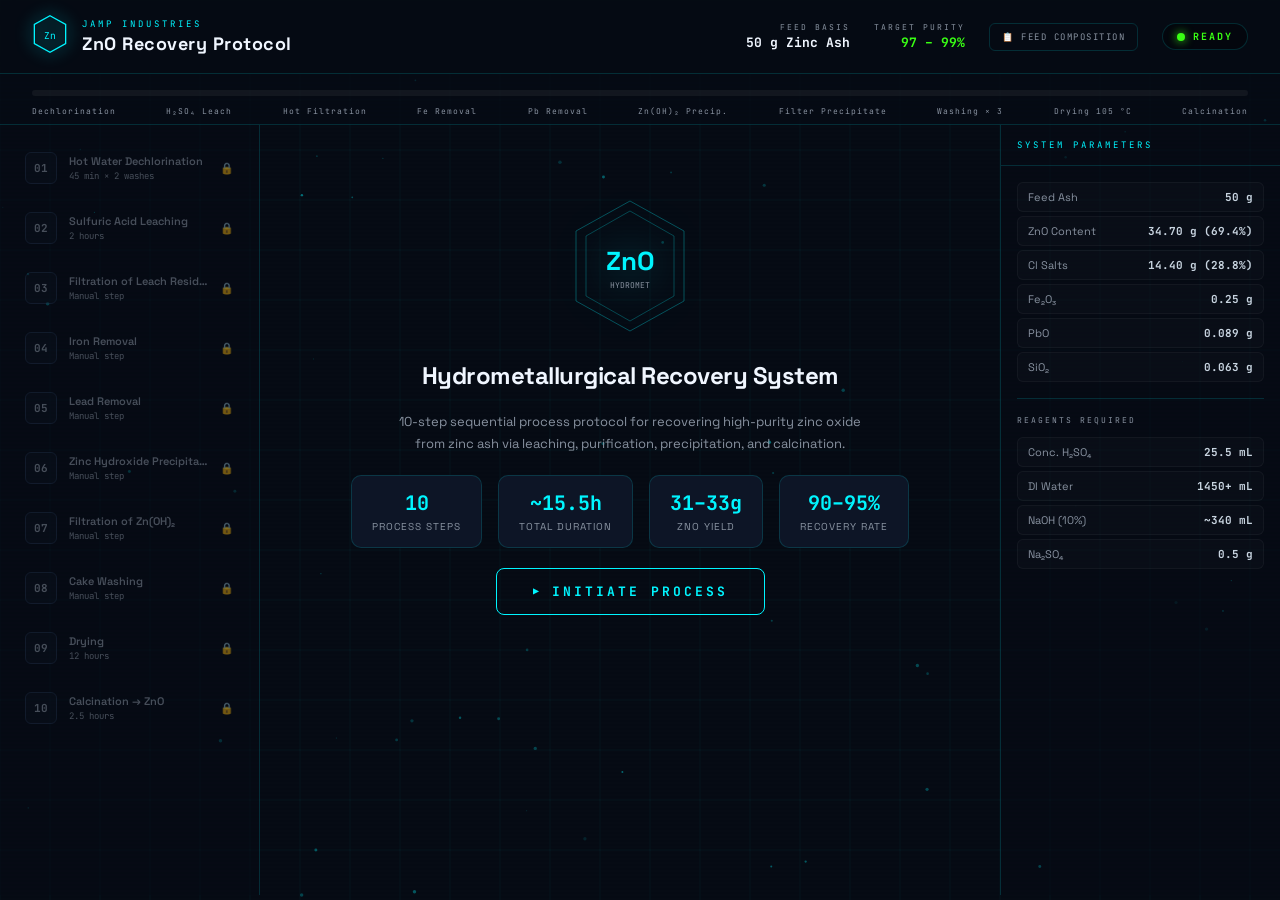
<file: index (13).html>
<!DOCTYPE html>
<html lang="en">
<head>
  <meta charset="UTF-8" />
  <meta name="viewport" content="width=device-width, initial-scale=1.0"/>
  <title>ZnO Recovery Protocol — JAMP Industries</title>
  <link rel="stylesheet" href="style.css"/>
  <link href="https://fonts.googleapis.com/css2?family=Space+Grotesk:wght@300;400;500;600;700&family=JetBrains+Mono:wght@300;400;500;700&display=swap" rel="stylesheet"/>
</head>
<body>

<!-- BACKGROUND GRID + PARTICLES -->
<canvas id="bgCanvas"></canvas>
<div class="scanline"></div>

<!-- HEADER -->
<header class="site-header">
  <div class="header-left">
    <div class="logo-hex">
      <svg viewBox="0 0 40 46" width="36" height="40">
        <polygon points="20,2 38,12 38,34 20,44 2,34 2,12" fill="none" stroke="#00f5ff" stroke-width="1.5"/>
        <text x="50%" y="56%" text-anchor="middle" fill="#00f5ff" font-size="11" font-family="JetBrains Mono" dominant-baseline="middle">Zn</text>
      </svg>
    </div>
    <div class="header-title-block">
      <span class="company-tag">JAMP INDUSTRIES</span>
      <h1 class="site-title">ZnO Recovery Protocol</h1>
    </div>
  </div>
  <div class="header-right">
    <div class="feed-badge">
      <span class="feed-label">FEED BASIS</span>
      <span class="feed-value">50 g Zinc Ash</span>
    </div>
    <div class="purity-badge">
      <span class="feed-label">TARGET PURITY</span>
      <span class="feed-value purity">97 – 99%</span>
    </div>
    <button class="feed-btn" onclick="openFeedModal()">📋 FEED COMPOSITION</button>
    <div class="status-dot-wrap">
      <span class="status-dot"></span>
      <span class="status-text" id="globalStatus">READY</span>
    </div>
  </div>
</header>

<!-- PROGRESS PIPELINE -->
<section class="pipeline-section">
  <div class="pipeline-bar">
    <div class="pipeline-fill" id="pipelineFill"></div>
    <div class="pipeline-glow"></div>
  </div>
  <div class="pipeline-labels" id="pipelineLabels"></div>
</section>

<!-- MAIN CONTENT -->
<main class="main-content">

  <!-- LEFT SIDEBAR: STEP INDEX -->
  <aside class="step-index" id="stepIndex"></aside>

  <!-- CENTER: ACTIVE STEP DETAIL -->
  <section class="step-detail-panel" id="stepDetailPanel">
    <div class="intro-card" id="introCard">
      <div class="intro-hex-ring">
        <svg viewBox="0 0 120 138" width="120" height="138">
          <polygon points="60,4 114,34 114,104 60,134 6,104 6,34" fill="none" stroke="#00f5ff" stroke-width="1" opacity="0.3"/>
          <polygon points="60,14 104,39 104,99 60,124 16,99 16,39" fill="none" stroke="#00f5ff" stroke-width="0.5" opacity="0.5"/>
          <text x="50%" y="48%" text-anchor="middle" fill="#00f5ff" font-size="26" font-family="Space Grotesk" font-weight="700" dominant-baseline="middle">ZnO</text>
          <text x="50%" y="64%" text-anchor="middle" fill="#8892a0" font-size="8" font-family="JetBrains Mono" dominant-baseline="middle">HYDROMET</text>
        </svg>
      </div>
      <h2 class="intro-title">Hydrometallurgical Recovery System</h2>
      <p class="intro-sub">10-step sequential process protocol for recovering high-purity zinc oxide from zinc ash via leaching, purification, precipitation, and calcination.</p>
      <div class="intro-stats">
        <div class="stat-box"><span class="stat-val">10</span><span class="stat-lbl">Process Steps</span></div>
        <div class="stat-box"><span class="stat-val">~15.5h</span><span class="stat-lbl">Total Duration</span></div>
        <div class="stat-box"><span class="stat-val">31–33g</span><span class="stat-lbl">ZnO Yield</span></div>
        <div class="stat-box"><span class="stat-val">90–95%</span><span class="stat-lbl">Recovery Rate</span></div>
      </div>
      <button class="start-btn" id="startBtn" onclick="startProcess()">
        <span class="btn-icon">▶</span>
        INITIATE PROCESS
      </button>
    </div>
  </section>

  <!-- RIGHT SIDEBAR: MASS BALANCE / PARAMETERS -->
  <aside class="params-panel" id="paramsPanel">
    <div class="params-header">
      <span class="params-label">SYSTEM PARAMETERS</span>
    </div>
    <div class="params-body" id="paramsBody">
      <div class="param-group">
        <div class="param-row"><span class="pk">Feed Ash</span><span class="pv">50 g</span></div>
        <div class="param-row"><span class="pk">ZnO Content</span><span class="pv">34.70 g (69.4%)</span></div>
        <div class="param-row"><span class="pk">Cl Salts</span><span class="pv">14.40 g (28.8%)</span></div>
        <div class="param-row"><span class="pk">Fe₂O₃</span><span class="pv">0.25 g</span></div>
        <div class="param-row"><span class="pk">PbO</span><span class="pv">0.089 g</span></div>
        <div class="param-row"><span class="pk">SiO₂</span><span class="pv">0.063 g</span></div>
      </div>
      <div class="params-divider"></div>
      <div class="param-group">
        <div class="param-title">REAGENTS REQUIRED</div>
        <div class="param-row"><span class="pk">Conc. H₂SO₄</span><span class="pv">25.5 mL</span></div>
        <div class="param-row"><span class="pk">DI Water</span><span class="pv">1450+ mL</span></div>
        <div class="param-row"><span class="pk">NaOH (10%)</span><span class="pv">~340 mL</span></div>
        <div class="param-row"><span class="pk">Na₂SO₄</span><span class="pv">0.5 g</span></div>
      </div>
    </div>
  </aside>

</main>

<!-- STEP MODAL OVERLAY -->
<div class="modal-overlay" id="modalOverlay" onclick="closeModal(event)">
  <div class="modal-box" id="modalBox">
    <button class="modal-close" onclick="closeModalDirect()">✕</button>
    <div class="modal-content" id="modalContent"></div>
  </div>
</div>

<script src="app.js"></script>
</body>
</html>
</file>
<file: style.css>
/* ===== BASE & RESET ===== */
*, *::before, *::after { box-sizing: border-box; margin: 0; padding: 0; }

:root {
  --bg-deep:      #060b14;
  --bg-card:      #0d1526;
  --bg-card2:     #111e35;
  --cyan:         #00f5ff;
  --cyan-dim:     rgba(0,245,255,0.12);
  --cyan-glow:    rgba(0,245,255,0.35);
  --orange:       #ff6b35;
  --orange-dim:   rgba(255,107,53,0.12);
  --green:        #39ff14;
  --green-dim:    rgba(57,255,20,0.1);
  --muted:        #8892a0;
  --text:         #c8d4e0;
  --white:        #f0f6ff;
  --danger:       #ff3860;
  --locked-bg:    #0a101c;
  --locked-border:#1e2d45;
  --border:       rgba(0,245,255,0.15);
  --font-display: 'Space Grotesk', sans-serif;
  --font-mono:    'JetBrains Mono', monospace;
}

html { scroll-behavior: smooth; }

body {
  font-family: var(--font-display);
  background: var(--bg-deep);
  color: var(--text);
  min-height: 100vh;
  overflow-x: hidden;
  position: relative;
}

/* ===== BACKGROUND CANVAS ===== */
#bgCanvas {
  position: fixed;
  inset: 0;
  z-index: 0;
  pointer-events: none;
}

.scanline {
  position: fixed;
  inset: 0;
  z-index: 1;
  pointer-events: none;
  background: repeating-linear-gradient(
    0deg,
    transparent,
    transparent 2px,
    rgba(0,0,0,0.04) 2px,
    rgba(0,0,0,0.04) 4px
  );
}

/* ===== HEADER ===== */
.site-header {
  position: relative;
  z-index: 10;
  display: flex;
  align-items: center;
  justify-content: space-between;
  padding: 14px 32px;
  background: rgba(6, 11, 20, 0.92);
  border-bottom: 1px solid var(--border);
  backdrop-filter: blur(10px);
}

.header-left {
  display: flex;
  align-items: center;
  gap: 14px;
}

.logo-hex {
  filter: drop-shadow(0 0 8px var(--cyan));
  animation: hexPulse 3s ease-in-out infinite;
}

@keyframes hexPulse {
  0%, 100% { filter: drop-shadow(0 0 6px var(--cyan)); }
  50%       { filter: drop-shadow(0 0 18px var(--cyan)); }
}

.header-title-block {
  display: flex;
  flex-direction: column;
  gap: 2px;
}

.company-tag {
  font-family: var(--font-mono);
  font-size: 9px;
  letter-spacing: 3px;
  color: var(--cyan);
  text-transform: uppercase;
}

.site-title {
  font-size: 18px;
  font-weight: 700;
  color: var(--white);
  letter-spacing: 0.5px;
}

.header-right {
  display: flex;
  align-items: center;
  gap: 24px;
}

.feed-badge, .purity-badge {
  display: flex;
  flex-direction: column;
  gap: 2px;
  text-align: right;
}

.feed-label {
  font-family: var(--font-mono);
  font-size: 8px;
  letter-spacing: 2px;
  color: var(--muted);
  text-transform: uppercase;
}

.feed-value {
  font-family: var(--font-mono);
  font-size: 13px;
  font-weight: 700;
  color: var(--white);
}

.feed-value.purity { color: var(--green); }

.feed-btn {
  background: transparent;
  border: 1px solid var(--border);
  border-radius: 6px;
  color: var(--muted);
  font-family: var(--font-mono);
  font-size: 9px;
  letter-spacing: 1.5px;
  padding: 7px 12px;
  cursor: pointer;
  transition: all 0.2s;
}

.feed-btn:hover {
  border-color: var(--cyan);
  color: var(--cyan);
  background: var(--cyan-dim);
}

.status-dot-wrap {
  display: flex;
  align-items: center;
  gap: 8px;
  background: rgba(0,0,0,0.3);
  border: 1px solid var(--border);
  border-radius: 20px;
  padding: 6px 14px;
}

.status-dot {
  width: 8px; height: 8px;
  border-radius: 50%;
  background: var(--green);
  box-shadow: 0 0 10px var(--green);
  animation: blink 1.4s ease-in-out infinite;
}

.status-dot.active  { background: var(--cyan); box-shadow: 0 0 10px var(--cyan); }
.status-dot.running { background: var(--orange); box-shadow: 0 0 10px var(--orange); }

@keyframes blink { 0%,100%{opacity:1} 50%{opacity:0.3} }

.status-text {
  font-family: var(--font-mono);
  font-size: 10px;
  font-weight: 700;
  letter-spacing: 2px;
  color: var(--green);
}

.status-text.active  { color: var(--cyan); }
.status-text.running { color: var(--orange); }

/* ===== PIPELINE BAR ===== */
.pipeline-section {
  position: relative;
  z-index: 10;
  padding: 16px 32px 8px;
  background: rgba(6,11,20,0.7);
  border-bottom: 1px solid var(--border);
}

.pipeline-bar {
  position: relative;
  width: 100%;
  height: 6px;
  background: rgba(255,255,255,0.05);
  border-radius: 3px;
  overflow: visible;
  margin-bottom: 10px;
}

.pipeline-fill {
  height: 100%;
  width: 0%;
  background: linear-gradient(90deg, var(--cyan), var(--orange));
  border-radius: 3px;
  transition: width 0.8s cubic-bezier(.4,0,.2,1);
  box-shadow: 0 0 12px var(--cyan-glow);
}

.pipeline-glow {
  position: absolute;
  inset: -3px;
  border-radius: 6px;
  pointer-events: none;
}

.pipeline-labels {
  display: flex;
  justify-content: space-between;
  font-family: var(--font-mono);
  font-size: 8px;
  color: var(--muted);
  letter-spacing: 1px;
}

/* ===== LAYOUT ===== */
.main-content {
  position: relative;
  z-index: 10;
  display: grid;
  grid-template-columns: 260px 1fr 280px;
  gap: 0;
  height: calc(100vh - 130px);
  overflow: hidden;
}

/* ===== STEP INDEX SIDEBAR ===== */
.step-index {
  border-right: 1px solid var(--border);
  overflow-y: auto;
  padding: 16px 12px;
  display: flex;
  flex-direction: column;
  gap: 6px;
  background: rgba(6,11,20,0.5);
}

.step-index::-webkit-scrollbar { width: 4px; }
.step-index::-webkit-scrollbar-track { background: transparent; }
.step-index::-webkit-scrollbar-thumb { background: var(--border); border-radius: 2px; }

.step-index-item {
  position: relative;
  display: flex;
  align-items: center;
  gap: 12px;
  padding: 10px 12px;
  border-radius: 8px;
  border: 1px solid transparent;
  cursor: pointer;
  transition: all 0.25s ease;
  background: transparent;
}

.step-index-item.locked {
  cursor: not-allowed;
  opacity: 0.5;
}

.step-index-item.unlocked {
  border-color: var(--border);
  background: rgba(0,245,255,0.03);
}

.step-index-item.unlocked:hover {
  border-color: var(--cyan);
  background: var(--cyan-dim);
  transform: translateX(3px);
}

.step-index-item.active {
  border-color: var(--cyan);
  background: var(--cyan-dim);
  box-shadow: 0 0 20px rgba(0,245,255,0.1);
}

.step-index-item.completed {
  border-color: rgba(57,255,20,0.3);
  background: rgba(57,255,20,0.05);
}

.step-index-item.timer-running {
  border-color: var(--orange);
  background: var(--orange-dim);
  animation: timerPulse 2s ease-in-out infinite;
}

@keyframes timerPulse {
  0%,100% { box-shadow: 0 0 8px rgba(255,107,53,0.2); }
  50%      { box-shadow: 0 0 20px rgba(255,107,53,0.5); }
}

.step-num-badge {
  width: 32px; height: 32px;
  border-radius: 6px;
  display: flex; align-items: center; justify-content: center;
  font-family: var(--font-mono);
  font-size: 11px;
  font-weight: 700;
  flex-shrink: 0;
  border: 1px solid var(--locked-border);
  background: var(--locked-bg);
  color: var(--muted);
  transition: all 0.25s;
}

.step-index-item.unlocked .step-num-badge,
.step-index-item.active .step-num-badge {
  border-color: var(--cyan);
  color: var(--cyan);
  background: rgba(0,245,255,0.08);
}

.step-index-item.completed .step-num-badge {
  border-color: var(--green);
  color: var(--bg-deep);
  background: var(--green);
}

.step-index-item.timer-running .step-num-badge {
  border-color: var(--orange);
  color: var(--orange);
  background: rgba(255,107,53,0.1);
}

.step-index-text { flex: 1; min-width: 0; }
.step-index-name {
  font-size: 11px;
  font-weight: 600;
  color: var(--text);
  white-space: nowrap;
  overflow: hidden;
  text-overflow: ellipsis;
}

.step-index-item.locked .step-index-name { color: var(--muted); }

.step-index-meta {
  font-family: var(--font-mono);
  font-size: 9px;
  color: var(--muted);
  margin-top: 2px;
}

.step-index-item.timer-running .step-index-meta { color: var(--orange); }

.lock-icon {
  font-size: 11px;
  flex-shrink: 0;
}

/* Mini countdown in sidebar */
.mini-countdown {
  font-family: var(--font-mono);
  font-size: 10px;
  color: var(--orange);
  font-weight: 700;
  flex-shrink: 0;
}

/* ===== CENTER PANEL ===== */
.step-detail-panel {
  overflow-y: auto;
  padding: 24px;
  display: flex;
  flex-direction: column;
  gap: 20px;
}

.step-detail-panel::-webkit-scrollbar { width: 4px; }
.step-detail-panel::-webkit-scrollbar-track { background: transparent; }
.step-detail-panel::-webkit-scrollbar-thumb { background: var(--border); border-radius: 2px; }

/* ===== INTRO CARD ===== */
.intro-card {
  display: flex;
  flex-direction: column;
  align-items: center;
  text-align: center;
  padding: 48px 32px;
  gap: 20px;
}

.intro-hex-ring {
  filter: drop-shadow(0 0 20px rgba(0,245,255,0.4));
  animation: rotate-slow 20s linear infinite;
}

@keyframes rotate-slow {
  from { transform: rotate(0deg); }
  to   { transform: rotate(360deg); }
}

.intro-title {
  font-size: 24px;
  font-weight: 700;
  color: var(--white);
  letter-spacing: -0.5px;
}

.intro-sub {
  font-size: 13px;
  color: var(--muted);
  max-width: 480px;
  line-height: 1.7;
}

.intro-stats {
  display: flex;
  gap: 16px;
  flex-wrap: wrap;
  justify-content: center;
}

.stat-box {
  display: flex;
  flex-direction: column;
  gap: 4px;
  padding: 14px 20px;
  border: 1px solid var(--border);
  border-radius: 10px;
  background: var(--bg-card);
  min-width: 90px;
}

.stat-val {
  font-family: var(--font-mono);
  font-size: 20px;
  font-weight: 700;
  color: var(--cyan);
}

.stat-lbl {
  font-size: 10px;
  color: var(--muted);
  text-transform: uppercase;
  letter-spacing: 1px;
}

.start-btn {
  display: flex;
  align-items: center;
  gap: 10px;
  padding: 14px 36px;
  background: transparent;
  border: 1.5px solid var(--cyan);
  border-radius: 8px;
  color: var(--cyan);
  font-family: var(--font-mono);
  font-size: 13px;
  font-weight: 700;
  letter-spacing: 3px;
  cursor: pointer;
  transition: all 0.25s;
  position: relative;
  overflow: hidden;
}

.start-btn::before {
  content: '';
  position: absolute;
  inset: 0;
  background: var(--cyan);
  transform: translateX(-100%);
  transition: transform 0.3s ease;
  z-index: -1;
}

.start-btn:hover {
  color: var(--bg-deep);
  box-shadow: 0 0 30px var(--cyan-glow);
}

.start-btn:hover::before { transform: translateX(0); }

.btn-icon { font-size: 10px; }

/* ===== ACTIVE STEP CARD ===== */
.active-step-card {
  background: var(--bg-card);
  border: 1px solid var(--border);
  border-radius: 14px;
  overflow: hidden;
  animation: cardIn 0.4s ease;
}

@keyframes cardIn {
  from { opacity: 0; transform: translateY(16px); }
  to   { opacity: 1; transform: translateY(0); }
}

.asc-header {
  display: flex;
  align-items: center;
  gap: 16px;
  padding: 18px 22px;
  border-bottom: 1px solid var(--border);
  background: rgba(0,245,255,0.04);
}

.asc-step-num {
  font-family: var(--font-mono);
  font-size: 11px;
  color: var(--cyan);
  background: rgba(0,245,255,0.1);
  border: 1px solid rgba(0,245,255,0.3);
  border-radius: 6px;
  padding: 4px 10px;
  letter-spacing: 1px;
}

.asc-title {
  font-size: 16px;
  font-weight: 700;
  color: var(--white);
  flex: 1;
}

.asc-reaction {
  font-family: var(--font-mono);
  font-size: 11px;
  color: var(--orange);
  background: rgba(255,107,53,0.08);
  padding: 3px 10px;
  border-radius: 4px;
  border: 1px solid rgba(255,107,53,0.2);
}

.asc-body { padding: 22px; display: flex; flex-direction: column; gap: 18px; }

.asc-objective {
  font-size: 13px;
  color: var(--text);
  line-height: 1.7;
  padding-left: 14px;
  border-left: 2px solid var(--cyan);
}

.asc-conditions-grid {
  display: grid;
  grid-template-columns: repeat(auto-fit, minmax(130px, 1fr));
  gap: 10px;
}

.cond-chip {
  background: var(--bg-card2);
  border: 1px solid var(--border);
  border-radius: 8px;
  padding: 10px 14px;
  display: flex;
  flex-direction: column;
  gap: 4px;
}

.cond-label {
  font-family: var(--font-mono);
  font-size: 8px;
  letter-spacing: 2px;
  color: var(--muted);
  text-transform: uppercase;
}

.cond-value {
  font-family: var(--font-mono);
  font-size: 14px;
  font-weight: 700;
  color: var(--cyan);
}

.cond-value.hot    { color: var(--orange); }
.cond-value.warn   { color: #ffd600; }

/* Notes block */
.asc-note {
  background: rgba(255,214,0,0.05);
  border: 1px solid rgba(255,214,0,0.2);
  border-radius: 8px;
  padding: 12px 16px;
  font-size: 12px;
  color: #ffd600;
  line-height: 1.6;
}

.asc-note-label {
  font-family: var(--font-mono);
  font-size: 9px;
  letter-spacing: 2px;
  display: block;
  margin-bottom: 6px;
  opacity: 0.7;
}

/* Mass balance */
.mass-balance-block {
  background: rgba(57,255,20,0.04);
  border: 1px solid rgba(57,255,20,0.15);
  border-radius: 8px;
  padding: 14px 16px;
}

.mb-title {
  font-family: var(--font-mono);
  font-size: 9px;
  letter-spacing: 2px;
  color: var(--green);
  margin-bottom: 10px;
  display: block;
}

.mb-row {
  display: flex;
  justify-content: space-between;
  font-family: var(--font-mono);
  font-size: 12px;
  padding: 4px 0;
  border-bottom: 1px solid rgba(255,255,255,0.04);
}

.mb-row:last-child { border-bottom: none; }
.mb-key { color: var(--muted); }
.mb-val { color: var(--green); font-weight: 700; }

/* ===== COUNTDOWN SECTION ===== */
.countdown-section {
  background: var(--bg-card);
  border: 1px solid rgba(255,107,53,0.3);
  border-radius: 14px;
  padding: 24px;
  display: flex;
  flex-direction: column;
  align-items: center;
  gap: 20px;
  animation: cardIn 0.4s ease;
  box-shadow: 0 0 30px rgba(255,107,53,0.1);
}

.countdown-title {
  font-family: var(--font-mono);
  font-size: 9px;
  letter-spacing: 3px;
  color: var(--orange);
  text-transform: uppercase;
}

/* Circular countdown ring */
.countdown-ring-wrap {
  position: relative;
  width: 160px;
  height: 160px;
}

.countdown-svg {
  transform: rotate(-90deg);
  width: 160px;
  height: 160px;
}

.ring-bg {
  fill: none;
  stroke: rgba(255,107,53,0.1);
  stroke-width: 6;
}

.ring-fill {
  fill: none;
  stroke: url(#timerGradient);
  stroke-width: 6;
  stroke-linecap: round;
  stroke-dasharray: 440;
  stroke-dashoffset: 0;
  transition: stroke-dashoffset 1s linear;
  filter: drop-shadow(0 0 6px var(--orange));
}

.countdown-center {
  position: absolute;
  inset: 0;
  display: flex;
  flex-direction: column;
  align-items: center;
  justify-content: center;
  gap: 4px;
}

.countdown-time {
  font-family: var(--font-mono);
  font-size: 28px;
  font-weight: 700;
  color: var(--orange);
  letter-spacing: -1px;
  text-shadow: 0 0 20px rgba(255,107,53,0.6);
}

.countdown-unit {
  font-family: var(--font-mono);
  font-size: 9px;
  color: var(--muted);
  letter-spacing: 2px;
}

.countdown-step-name {
  font-size: 13px;
  font-weight: 600;
  color: var(--white);
  text-align: center;
}

.countdown-progress-bar {
  width: 100%;
  height: 4px;
  background: rgba(255,107,53,0.1);
  border-radius: 2px;
  overflow: hidden;
}

.countdown-progress-fill {
  height: 100%;
  background: linear-gradient(90deg, var(--orange), #ffaa00);
  border-radius: 2px;
  transition: width 1s linear;
  box-shadow: 0 0 8px rgba(255,107,53,0.5);
}

.next-step-preview {
  background: var(--bg-card2);
  border: 1px dashed var(--locked-border);
  border-radius: 8px;
  padding: 12px 16px;
  width: 100%;
  display: flex;
  align-items: center;
  gap: 12px;
}

.nsp-lock { font-size: 18px; color: var(--locked-border); }

.nsp-text { flex: 1; }
.nsp-label {
  font-family: var(--font-mono);
  font-size: 8px;
  letter-spacing: 2px;
  color: var(--muted);
  display: block;
  margin-bottom: 3px;
}
.nsp-name {
  font-size: 13px;
  font-weight: 600;
  color: var(--muted);
}

/* ===== COMPLETED STEP ===== */
.completed-step-card {
  background: var(--bg-card);
  border: 1px solid rgba(57,255,20,0.2);
  border-radius: 14px;
  padding: 20px 22px;
  display: flex;
  align-items: center;
  gap: 16px;
  animation: cardIn 0.4s ease;
}

.cs-check {
  width: 40px; height: 40px;
  border-radius: 50%;
  background: rgba(57,255,20,0.1);
  border: 2px solid var(--green);
  display: flex; align-items: center; justify-content: center;
  font-size: 18px;
  color: var(--green);
  flex-shrink: 0;
  box-shadow: 0 0 16px rgba(57,255,20,0.3);
}

.cs-info { flex: 1; }
.cs-name { font-size: 14px; font-weight: 700; color: var(--green); }
.cs-meta { font-family: var(--font-mono); font-size: 10px; color: var(--muted); margin-top: 3px; }

/* ===== UNLOCK BUTTON ===== */
.unlock-btn {
  width: 100%;
  padding: 14px;
  background: transparent;
  border: 1.5px solid var(--cyan);
  border-radius: 8px;
  color: var(--cyan);
  font-family: var(--font-mono);
  font-size: 12px;
  font-weight: 700;
  letter-spacing: 2px;
  cursor: pointer;
  transition: all 0.25s;
  display: flex;
  align-items: center;
  justify-content: center;
  gap: 8px;
}

.unlock-btn:hover {
  background: var(--cyan-dim);
  box-shadow: 0 0 20px var(--cyan-glow);
}

.unlock-btn:disabled {
  border-color: var(--locked-border);
  color: var(--muted);
  cursor: not-allowed;
  opacity: 0.5;
}

/* Final complete button */
.complete-btn {
  width: 100%;
  padding: 14px;
  background: linear-gradient(135deg, rgba(57,255,20,0.1), rgba(0,245,255,0.1));
  border: 1.5px solid var(--green);
  border-radius: 8px;
  color: var(--green);
  font-family: var(--font-mono);
  font-size: 12px;
  font-weight: 700;
  letter-spacing: 2px;
  cursor: pointer;
  transition: all 0.25s;
  display: flex;
  align-items: center;
  justify-content: center;
  gap: 8px;
}

.complete-btn:hover {
  background: rgba(57,255,20,0.15);
  box-shadow: 0 0 24px rgba(57,255,20,0.3);
}

/* ===== PROCESS COMPLETE BANNER ===== */
.process-complete-banner {
  background: linear-gradient(135deg, rgba(57,255,20,0.1), rgba(0,245,255,0.05));
  border: 1px solid var(--green);
  border-radius: 14px;
  padding: 40px 32px;
  text-align: center;
  display: flex;
  flex-direction: column;
  align-items: center;
  gap: 16px;
  animation: cardIn 0.5s ease;
}

.pcb-icon { font-size: 48px; }
.pcb-title { font-size: 22px; font-weight: 700; color: var(--green); }
.pcb-sub { font-size: 13px; color: var(--muted); line-height: 1.7; max-width: 400px; }

.pcb-stats {
  display: flex;
  gap: 16px;
  flex-wrap: wrap;
  justify-content: center;
  margin-top: 8px;
}

.pcb-stat {
  padding: 12px 20px;
  border: 1px solid rgba(57,255,20,0.3);
  border-radius: 8px;
  background: rgba(57,255,20,0.05);
  display: flex;
  flex-direction: column;
  gap: 4px;
  min-width: 100px;
}

.pcb-stat-val { font-family: var(--font-mono); font-size: 18px; font-weight: 700; color: var(--green); }
.pcb-stat-lbl { font-size: 10px; color: var(--muted); letter-spacing: 1px; text-transform: uppercase; }

.restart-btn {
  padding: 12px 28px;
  background: transparent;
  border: 1px solid var(--muted);
  border-radius: 8px;
  color: var(--muted);
  font-family: var(--font-mono);
  font-size: 11px;
  letter-spacing: 2px;
  cursor: pointer;
  transition: all 0.25s;
  margin-top: 8px;
}

.restart-btn:hover {
  border-color: var(--cyan);
  color: var(--cyan);
}

/* ===== PARAMS PANEL ===== */
.params-panel {
  border-left: 1px solid var(--border);
  background: rgba(6,11,20,0.5);
  display: flex;
  flex-direction: column;
  overflow: hidden;
}

.params-header {
  padding: 14px 16px;
  border-bottom: 1px solid var(--border);
  display: flex;
  align-items: center;
  justify-content: space-between;
}

.params-label {
  font-family: var(--font-mono);
  font-size: 9px;
  letter-spacing: 3px;
  color: var(--cyan);
  text-transform: uppercase;
}

.params-body {
  flex: 1;
  overflow-y: auto;
  padding: 16px;
  display: flex;
  flex-direction: column;
  gap: 16px;
}

.params-body::-webkit-scrollbar { width: 3px; }
.params-body::-webkit-scrollbar-thumb { background: var(--border); border-radius: 2px; }

.param-group { display: flex; flex-direction: column; gap: 4px; }

.param-title {
  font-family: var(--font-mono);
  font-size: 8px;
  letter-spacing: 2px;
  color: var(--muted);
  margin-bottom: 8px;
  text-transform: uppercase;
}

.param-row {
  display: flex;
  justify-content: space-between;
  align-items: center;
  padding: 7px 10px;
  border-radius: 6px;
  background: rgba(255,255,255,0.02);
  border: 1px solid rgba(255,255,255,0.04);
  gap: 8px;
}

.pk {
  font-size: 11px;
  color: var(--muted);
  flex: 1;
}

.pv {
  font-family: var(--font-mono);
  font-size: 11px;
  font-weight: 700;
  color: var(--text);
  text-align: right;
  flex-shrink: 0;
}

.params-divider {
  height: 1px;
  background: var(--border);
}

/* Dynamic step params */
.step-param-highlight {
  background: rgba(0,245,255,0.04);
  border: 1px solid rgba(0,245,255,0.2);
  border-radius: 8px;
  padding: 14px;
}

.sph-title {
  font-family: var(--font-mono);
  font-size: 8px;
  letter-spacing: 2px;
  color: var(--cyan);
  margin-bottom: 10px;
  display: block;
}

/* ===== MODAL ===== */
.modal-overlay {
  position: fixed;
  inset: 0;
  background: rgba(0,0,0,0.7);
  backdrop-filter: blur(6px);
  z-index: 100;
  display: none;
  align-items: center;
  justify-content: center;
  padding: 20px;
}

.modal-overlay.open { display: flex; }

.modal-box {
  background: var(--bg-card);
  border: 1px solid var(--border);
  border-radius: 16px;
  max-width: 560px;
  width: 100%;
  max-height: 80vh;
  overflow-y: auto;
  position: relative;
  animation: modalIn 0.3s ease;
}

@keyframes modalIn {
  from { opacity: 0; transform: scale(0.95) translateY(-10px); }
  to   { opacity: 1; transform: scale(1) translateY(0); }
}

.modal-box::-webkit-scrollbar { width: 4px; }
.modal-box::-webkit-scrollbar-thumb { background: var(--border); border-radius: 2px; }

.modal-close {
  position: absolute;
  top: 14px; right: 14px;
  background: rgba(255,255,255,0.05);
  border: 1px solid var(--border);
  border-radius: 6px;
  width: 28px; height: 28px;
  display: flex; align-items: center; justify-content: center;
  color: var(--muted);
  font-size: 12px;
  cursor: pointer;
  transition: all 0.2s;
}

.modal-close:hover { background: var(--danger); color: white; border-color: var(--danger); }

.modal-content { padding: 24px; }

/* ===== FEED COMPOSITION TABLE ===== */
.feed-table {
  width: 100%;
  border-collapse: collapse;
  font-family: var(--font-mono);
  font-size: 11px;
}

.feed-table th {
  text-align: left;
  padding: 8px 12px;
  color: var(--cyan);
  font-size: 9px;
  letter-spacing: 2px;
  border-bottom: 1px solid var(--border);
  background: rgba(0,245,255,0.04);
}

.feed-table td {
  padding: 7px 12px;
  color: var(--text);
  border-bottom: 1px solid rgba(255,255,255,0.04);
}

.feed-table tr:last-child td { color: var(--white); font-weight: 700; }

.feed-table tr:hover td { background: rgba(255,255,255,0.02); }

/* ===== LOCKED OVERLAY for steps ===== */
.locked-indicator {
  display: flex;
  flex-direction: column;
  align-items: center;
  gap: 12px;
  padding: 32px;
  background: var(--bg-card);
  border: 1px dashed var(--locked-border);
  border-radius: 14px;
  text-align: center;
  animation: cardIn 0.4s ease;
}

.locked-icon-big { font-size: 36px; filter: grayscale(1); opacity: 0.4; }
.locked-title { font-size: 14px; font-weight: 600; color: var(--muted); }
.locked-sub { font-size: 12px; color: var(--muted); opacity: 0.7; line-height: 1.6; max-width: 320px; }

/* ===== UTILITIES ===== */
.text-cyan   { color: var(--cyan); }
.text-orange { color: var(--orange); }
.text-green  { color: var(--green); }
.text-muted  { color: var(--muted); }
.mono        { font-family: var(--font-mono); }

/* ===== RESPONSIVE ===== */
@media (max-width: 1100px) {
  .main-content { grid-template-columns: 220px 1fr 0; }
  .params-panel { display: none; }
}

@media (max-width: 768px) {
  .main-content { grid-template-columns: 1fr; }
  .step-index { display: none; }
  .site-header { flex-direction: column; gap: 12px; align-items: flex-start; }
  .header-right { flex-wrap: wrap; }
}
</file>
